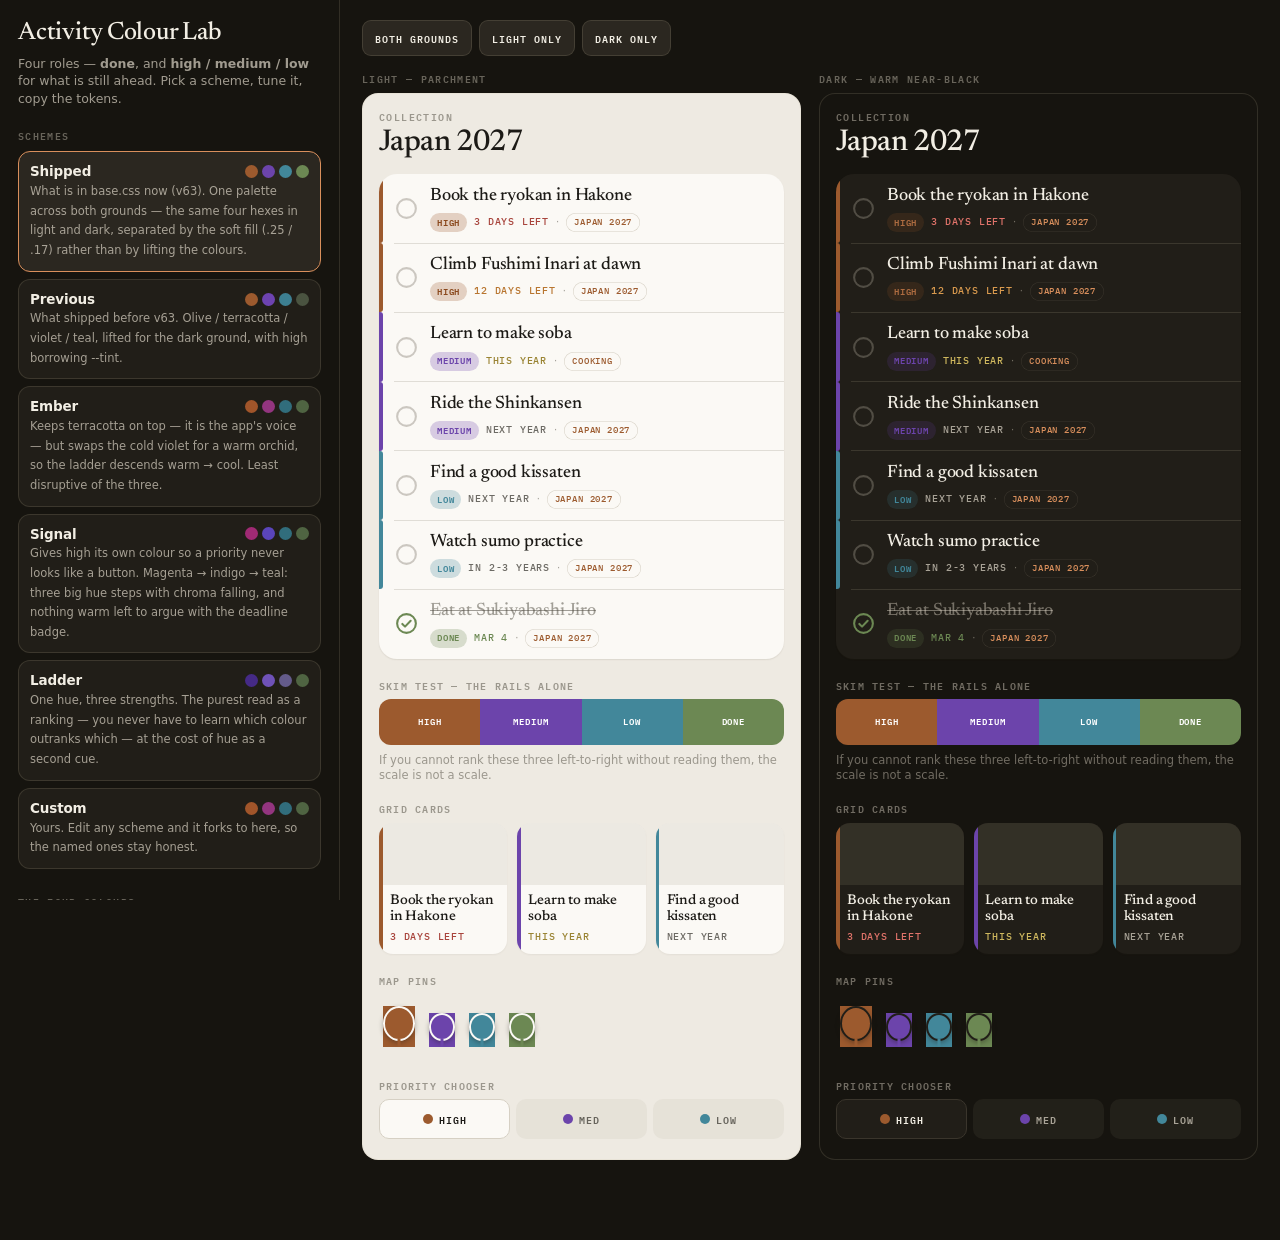
<file: color-lab.html>
<!doctype html>
<html lang="en">
<head>
<meta charset="utf-8">
<meta name="viewport" content="width=device-width, initial-scale=1">
<title>Activity Colour Lab — Someday We'll Die</title>
<link rel="preconnect" href="https://fonts.googleapis.com">
<link rel="preconnect" href="https://fonts.gstatic.com" crossorigin>
<link href="https://fonts.googleapis.com/css2?family=Newsreader:opsz,wght@6..72,400;6..72,500;6..72,600&family=IBM+Plex+Mono:wght@400;500;600&display=swap" rel="stylesheet">
<style>
/* ============================================================
   COLOUR LAB — a bench for the four activity colours.
   Standalone: not part of the app, not in sw.js, not linked from
   index.html. Open it directly in a browser.

   It renders the real components at real size (10px mono capsules,
   3.5px rails, 17px serif names) on both grounds at once, because
   that is the only honest way to judge a 4-colour scale.
   ============================================================ */

* , *::before, *::after { box-sizing: border-box; margin: 0; padding: 0; }

:root {
  --serif: 'Newsreader', ui-serif, 'New York', Georgia, serif;
  --sans: -apple-system, BlinkMacSystemFont, 'SF Pro Text', 'Segoe UI', system-ui, Roboto, sans-serif;
  --mono: 'IBM Plex Mono', ui-monospace, SFMono-Regular, Menlo, monospace;
  --ui-bg: #16140f;
  --ui-panel: #211e18;
  --ui-panel-2: #2b2720;
  --ui-line: rgba(200,186,158,.16);
  --ui-ink: #f2eee4;
  --ui-ink-2: rgba(233,226,211,.66);
  --ui-ink-3: rgba(220,212,196,.42);
  --ui-accent: #d98f5c;
}

body {
  font-family: var(--sans);
  background: var(--ui-bg);
  color: var(--ui-ink);
  font-size: 14px; line-height: 1.4;
  -webkit-font-smoothing: antialiased;
}

/* ---------- shell ---------- */
.wrap { display: grid; grid-template-columns: 340px minmax(0,1fr); min-height: 100vh; }
@media (max-width: 900px) { .wrap { grid-template-columns: 1fr; } }

.side {
  border-right: 1px solid var(--ui-line);
  padding: 20px 18px 60px;
  position: sticky; top: 0; align-self: start; max-height: 100vh; overflow-y: auto;
}
@media (max-width: 900px) { .side { position: static; max-height: none; border-right: none; border-bottom: 1px solid var(--ui-line); } }

.main { padding: 20px 22px 80px; min-width: 0; }

h1 { font-family: var(--serif); font-size: 25px; font-weight: 500; letter-spacing: -.01em; line-height: 1.1; }
.lede { color: var(--ui-ink-2); font-size: 12.5px; margin-top: 7px; }

.eyebrow {
  font-family: var(--mono); font-size: 9.5px; font-weight: 600;
  letter-spacing: .14em; text-transform: uppercase; color: var(--ui-ink-3);
  margin: 26px 0 9px;
}
.side .eyebrow:first-of-type { margin-top: 22px; }

/* ---------- scheme list ---------- */
.schemes { display: flex; flex-direction: column; gap: 7px; }
.scheme {
  display: block; width: 100%; text-align: left; cursor: pointer;
  background: var(--ui-panel); border: 1px solid var(--ui-line);
  border-radius: 12px; padding: 10px 11px 11px; color: inherit;
  font: inherit; transition: border-color .15s, background .15s;
}
.scheme:hover { background: var(--ui-panel-2); }
.scheme[aria-pressed="true"] { border-color: var(--ui-accent); background: var(--ui-panel-2); }
.scheme-top { display: flex; align-items: center; justify-content: space-between; gap: 8px; }
.scheme-name { font-weight: 600; font-size: 13.5px; letter-spacing: -.01em; }
.scheme-dots { display: flex; gap: 4px; flex: 0 0 auto; }
.scheme-dots i { width: 13px; height: 13px; border-radius: 50%; display: block; }
.scheme-why { color: var(--ui-ink-2); font-size: 11.5px; margin-top: 5px; line-height: 1.35; }

/* ---------- editors ---------- */
.edit { display: flex; flex-direction: column; gap: 8px; }
.role {
  background: var(--ui-panel); border: 1px solid var(--ui-line);
  border-radius: 12px; padding: 9px 10px;
}
.role-head {
  display: flex; align-items: baseline; justify-content: space-between; gap: 8px;
  font-family: var(--mono); font-size: 9.5px; font-weight: 600;
  letter-spacing: .12em; text-transform: uppercase; color: var(--ui-ink-2);
  margin-bottom: 8px;
}
.role-head b { color: var(--ui-ink); font-weight: 600; }
.role-grid { display: grid; grid-template-columns: 1fr 1fr; gap: 8px; }
.pick { display: flex; align-items: center; gap: 6px; }
.pick input[type=color] {
  width: 30px; height: 30px; padding: 0; border: 1px solid var(--ui-line);
  border-radius: 8px; background: none; cursor: pointer; flex: 0 0 auto;
}
.pick input[type=color]::-webkit-color-swatch-wrapper { padding: 2px; }
.pick input[type=color]::-webkit-color-swatch { border: none; border-radius: 6px; }
.pick input[type=text] {
  width: 100%; min-width: 0; background: var(--ui-bg); color: var(--ui-ink);
  border: 1px solid var(--ui-line); border-radius: 8px;
  font-family: var(--mono); font-size: 11px; padding: 6px 7px; text-transform: uppercase;
}
.pick input[type=text]:focus { outline: none; border-color: var(--ui-accent); }
.mode-tag {
  font-family: var(--mono); font-size: 8.5px; letter-spacing: .1em;
  text-transform: uppercase; color: var(--ui-ink-3); margin-bottom: 4px; display: block;
}

.ratio { display: flex; gap: 5px; margin-top: 7px; flex-wrap: wrap; }
.ratio span {
  font-family: var(--mono); font-size: 9px; letter-spacing: .06em;
  padding: 2px 6px; border-radius: 20px; border: 1px solid var(--ui-line);
  color: var(--ui-ink-2);
}
.ratio span.ok { color: #9db184; border-color: rgba(157,177,132,.4); }
.ratio span.warn { color: #d99a4e; border-color: rgba(217,154,78,.4); }
.ratio span.bad { color: #e0736a; border-color: rgba(224,115,106,.45); }

.slider { display: flex; align-items: center; gap: 9px; }
.slider input { flex: 1; accent-color: var(--ui-accent); }
.slider output { font-family: var(--mono); font-size: 11px; color: var(--ui-ink-2); width: 34px; text-align: right; }

.btnrow { display: flex; gap: 7px; flex-wrap: wrap; margin-top: 12px; }
.btn {
  font-family: var(--mono); font-size: 10px; font-weight: 600; letter-spacing: .1em;
  text-transform: uppercase; padding: 8px 12px; border-radius: 9px; cursor: pointer;
  background: var(--ui-panel-2); border: 1px solid var(--ui-line); color: var(--ui-ink);
}
.btn:hover { border-color: var(--ui-accent); }
.btn.pri { background: var(--ui-accent); border-color: var(--ui-accent); color: #16140f; }

textarea.out {
  width: 100%; height: 260px; margin-top: 10px; resize: vertical;
  background: var(--ui-bg); color: var(--ui-ink-2); border: 1px solid var(--ui-line);
  border-radius: 10px; padding: 10px; font-family: var(--mono); font-size: 10.5px; line-height: 1.55;
}
textarea.out:focus { outline: none; border-color: var(--ui-accent); }

/* ---------- preview stages ---------- */
.stages { display: grid; grid-template-columns: 1fr 1fr; gap: 18px; }
@media (max-width: 1180px) { .stages { grid-template-columns: 1fr; } }
.stages.one { grid-template-columns: minmax(0, 460px); }

.stage-wrap { min-width: 0; }
.stage-label {
  font-family: var(--mono); font-size: 9.5px; font-weight: 600; letter-spacing: .14em;
  text-transform: uppercase; color: var(--ui-ink-3); margin-bottom: 8px;
}

/* Everything below is a faithful copy of the app's own component CSS,
   reading the same token names, so what you judge here is what ships. */
.stage {
  border-radius: 16px; overflow: hidden; border: 1px solid var(--ui-line);
  background: var(--bg); color: var(--label);
  font-family: var(--sans); font-size: 17px; line-height: 1.29; letter-spacing: -.01em;
  padding: 16px 16px 20px;
}
.stage .t-eyebrow {
  font-family: var(--mono); font-size: 10px; font-weight: 600;
  letter-spacing: .14em; text-transform: uppercase; color: var(--label-3);
}
.stage h2 {
  font-family: var(--serif); font-size: 30px; font-weight: 500;
  letter-spacing: -.02em; line-height: 1.06; margin: 5px 0 14px;
}
.sec { margin-top: 20px; }
.sec-head {
  font-family: var(--mono); font-size: 9.5px; font-weight: 600; letter-spacing: .13em;
  text-transform: uppercase; color: var(--label-3); margin-bottom: 8px;
}

.act-group {
  background: var(--bg-elevated); border-radius: 18px; overflow: hidden;
  box-shadow: 0 1px 2px rgba(60,48,32,.06), 0 1px 1px rgba(60,48,32,.04);
}
.act-row {
  position: relative; display: flex; align-items: center; gap: 11px;
  padding: 11px 13px 11px 15px; min-height: 62px;
}
.act-row:not(:last-child)::after {
  content: ''; position: absolute; left: 15px; right: 0; bottom: 0; height: .5px;
  background: var(--separator);
}
.act-check { flex: 0 0 auto; color: var(--label-4); display: flex; }
.act-check svg { width: 25px; height: 25px; }
.act-row.done .act-check { color: var(--green); }
.act-main { flex: 1; min-width: 0; }
.act-name {
  font-family: var(--serif); font-size: 18px; font-weight: 500; letter-spacing: -.01em;
  white-space: nowrap; overflow: hidden; text-overflow: ellipsis;
}
.act-row.done .act-name { color: var(--label-3); text-decoration: line-through; }
.act-meta {
  display: flex; align-items: center; gap: 7px; margin-top: 5px;
  min-height: 19px; flex-wrap: nowrap;
}
.badge {
  font-family: var(--mono); font-size: 10px; font-weight: 500; letter-spacing: .08em;
  text-transform: uppercase; white-space: nowrap; flex: 0 0 auto;
}
.badge.b-urgent   { color: var(--red); }
.badge.b-soon     { color: var(--orange); }
.badge.b-moderate { color: var(--yellow); }
.badge.b-relaxed  { color: var(--label-2); }
.badge.b-done     { color: var(--green); }
.tag {
  display: inline-flex; align-items: center; flex: 0 0 auto;
  height: 19px; padding: 0 7px; border-radius: 11px;
  font-family: var(--mono); font-size: 9px; font-weight: 600;
  letter-spacing: .09em; text-transform: uppercase;
}
.tag-high   { background: var(--tint-soft);   color: var(--tint-strong); }
.tag-medium { background: var(--violet-soft); color: var(--violet); }
.tag-low    { background: var(--slate-soft);  color: var(--slate); }
.tag-done   { background: var(--green-soft);  color: var(--green); }
.list-chip {
  flex: 0 1 auto; display: block; min-width: 0; max-width: 100%;
  height: 19px; line-height: 18px; padding: 0 8px; border-radius: 9.5px;
  box-shadow: inset 0 0 0 .5px var(--separator-solid);
  font-family: var(--mono); font-size: 9px; font-weight: 500;
  letter-spacing: .09em; text-transform: uppercase; color: var(--tint);
  overflow: hidden; text-overflow: ellipsis; white-space: nowrap;
}
.dot { color: var(--label-3); font-size: 10px; }

.pri-high::before, .pri-medium::before, .pri-low::before {
  content: ''; position: absolute; left: 0; top: 0; bottom: 0;
  width: 3.5px; z-index: 2; border-radius: 0 3px 3px 0;
}
.pri-high::before   { background: var(--pri-high); }
.pri-medium::before { background: var(--violet); }
.pri-low::before    { background: var(--slate); }

/* grid cards */
.cards { display: grid; grid-template-columns: repeat(3, 1fr); gap: 10px; }
.act-card {
  position: relative; background: var(--bg-elevated); border-radius: 14px;
  overflow: hidden; box-shadow: 0 1px 2px rgba(60,48,32,.06);
}
.act-card .ph { height: 62px; background: var(--fill-3); }
.act-card .bd { padding: 8px 9px 10px 11px; }
.act-card .nm {
  font-family: var(--serif); font-size: 14px; font-weight: 500; line-height: 1.15;
  height: 32px; overflow: hidden;
}
.act-card .mt { margin-top: 6px; display: flex; }

/* map pins */
.pins { display: flex; align-items: flex-end; gap: 14px; padding: 12px 4px; }
.pin { position: relative; width: 26px; height: 34px; }
.pin i {
  position: absolute; inset: 0 0 6px 0; border-radius: 50%;
  box-shadow: 0 2px 5px rgba(30,24,16,.35); border: 2.5px solid var(--bg-elevated);
}
.pin.big { width: 32px; height: 41px; }
.pin::after {
  content: ''; position: absolute; left: 50%; bottom: 0; width: 3px; height: 8px;
  transform: translateX(-50%); background: inherit;
}

/* priority chooser */
.seg-pri { display: flex; gap: 6px; }
.seg-pri button {
  flex: 1; display: flex; align-items: center; justify-content: center; gap: 6px;
  height: 40px; border-radius: 10px; background: var(--fill-4);
  border: 1px solid transparent; cursor: pointer; color: var(--label-2);
  font-family: var(--mono); font-size: 10px; font-weight: 600;
  letter-spacing: .1em; text-transform: uppercase;
}
.seg-pri button[aria-pressed="true"] { background: var(--bg-elevated); border-color: var(--separator-solid); color: var(--label); }
.pri-swatch { width: 10px; height: 10px; border-radius: 50%; display: block; }
.seg-pri [data-p="high"]   .pri-swatch { background: var(--pri-high); }
.seg-pri [data-p="medium"] .pri-swatch { background: var(--violet); }
.seg-pri [data-p="low"]    .pri-swatch { background: var(--slate); }

/* skim strip — the three rails alone, nothing else */
.skim { display: flex; gap: 0; border-radius: 12px; overflow: hidden; }
.skim div { flex: 1; height: 46px; display: flex; align-items: center; justify-content: center;
  font-family: var(--mono); font-size: 9px; font-weight: 600; letter-spacing: .1em;
  text-transform: uppercase; color: #fff; }
.note { color: var(--label-3); font-size: 11.5px; margin-top: 8px; font-family: var(--sans); letter-spacing: 0; }
</style>
</head>
<body>
<div class="wrap">

  <aside class="side">
    <h1>Activity Colour Lab</h1>
    <p class="lede">Four roles — <b>done</b>, and <b>high / medium / low</b> for what is still ahead. Pick a scheme, tune it, copy the tokens.</p>

    <div class="eyebrow">Schemes</div>
    <div class="schemes" id="schemes"></div>

    <div class="eyebrow">The four colours</div>
    <div class="edit" id="edit"></div>

    <div class="eyebrow">Soft fill strength</div>
    <div class="slider">
      <input type="range" id="alphaL" min="6" max="34" value="25">
      <output id="alphaLOut">.25</output>
    </div>
    <div class="slider" style="margin-top:6px">
      <input type="range" id="alphaD" min="8" max="36" value="17">
      <output id="alphaDOut">.17</output>
    </div>
    <p class="note" style="margin-top:6px;color:var(--ui-ink-3)">Capsule fill alpha — light, then dark.</p>

    <div class="eyebrow">Tokens</div>
    <div class="btnrow">
      <button class="btn pri" id="copy">Copy CSS</button>
      <button class="btn" id="reset">Reset scheme</button>
    </div>
    <textarea class="out" id="out" spellcheck="false"></textarea>
  </aside>

  <main class="main">
    <div class="btnrow" style="margin:0 0 16px">
      <button class="btn" data-view="both" aria-pressed="true">Both grounds</button>
      <button class="btn" data-view="light" aria-pressed="false">Light only</button>
      <button class="btn" data-view="dark" aria-pressed="false">Dark only</button>
    </div>
    <div class="stages" id="stages">
      <div class="stage-wrap" data-mode="light">
        <div class="stage-label">Light — parchment</div>
        <div class="stage" id="stageL"></div>
      </div>
      <div class="stage-wrap" data-mode="dark">
        <div class="stage-label">Dark — warm near-black</div>
        <div class="stage" id="stageD"></div>
      </div>
    </div>
  </main>
</div>

<script>
/* ============================================================
   SCHEMES
   Each is a thesis, not a palette. The constraints they all work
   inside, taken from the app:
     - green is completion and nothing else;
     - no red, orange or yellow on a priority, because the deadline
       badge sits immediately beside it and an overdue activity and
       an important one are different claims on your attention;
     - the three steps must read as a RANKING at 10px, which needs
       separation on hue AND chroma, not hue alone.
   ============================================================ */
const SCHEMES = {
  current: {
    name: 'Shipped',
    why: 'What is in base.css now (v63). One palette across both grounds \u2014 the same four hexes in light and dark, separated by the soft fill (.25 / .17) rather than by lifting the colours.',
    light: { done:'#6c8853', high:'#9c5a2e', medium:'#6c44ab', low:'#42879a' },
    dark:  { done:'#6c8853', high:'#9c5a2e', medium:'#6c44ab', low:'#42879a' }
  },
  previous: {
    name: 'Previous',
    why: 'What shipped before v63. Olive / terracotta / violet / teal, lifted for the dark ground, with high borrowing --tint.',
    light: { done:'#4a5340', high:'#9c5a2e', medium:'#6d43b0', low:'#3d7f91' },
    dark:  { done:'#9db184', high:'#d98f5c', medium:'#b78ff5', low:'#63b6cb' }
  },
  ember: {
    name: 'Ember',
    why: 'Keeps terracotta on top \u2014 it is the app\'s voice \u2014 but swaps the cold violet for a warm orchid, so the ladder descends warm \u2192 cool. Least disruptive of the three.',
    light: { done:'#4f6442', high:'#a1552a', medium:'#93357f', low:'#316d7c' },
    dark:  { done:'#a7bd8b', high:'#e0955f', medium:'#e28ac9', low:'#6fc0d2' }
  },
  signal: {
    name: 'Signal',
    why: 'Gives high its own colour so a priority never looks like a button. Magenta \u2192 indigo \u2192 teal: three big hue steps with chroma falling, and nothing warm left to argue with the deadline badge.',
    light: { done:'#4f6442', high:'#a02a74', medium:'#5a45bb', low:'#316d7c' },
    dark:  { done:'#a3ba88', high:'#f078bd', medium:'#9b8cf5', low:'#63b6cb' }
  },
  ladder: {
    name: 'Ladder',
    why: 'One hue, three strengths. The purest read as a ranking \u2014 you never have to learn which colour outranks which \u2014 at the cost of hue as a second cue.',
    light: { done:'#4f6442', high:'#452a86', medium:'#6f52b8', low:'#645b8a' },
    dark:  { done:'#a3ba88', high:'#cbaaff', medium:'#a98fea', low:'#9a8ec6' }
  },
  custom: {
    name: 'Custom',
    why: 'Yours. Edit any scheme and it forks to here, so the named ones stay honest.',
    light: { done:'#4f6442', high:'#a1552a', medium:'#93357f', low:'#316d7c' },
    dark:  { done:'#a7bd8b', high:'#e0955f', medium:'#e28ac9', low:'#6fc0d2' }
  }
};
const ROLES = [
  { key:'done',   label:'Done',   token:'--green' },
  { key:'high',   label:'High',   token:'--pri-high' },
  { key:'medium', label:'Medium', token:'--violet' },
  { key:'low',    label:'Low',    token:'--slate' }
];

/* The grounds these colours have to survive on, straight from base.css. */
const GROUND = {
  light: {
    bg:'#eeeae2', 'bg-elevated':'#fbf9f5', 'fill-3':'rgba(122,112,92,.12)', 'fill-4':'rgba(122,112,92,.07)',
    label:'#1c1a16', 'label-2':'rgba(58,55,48,.74)', 'label-3':'rgba(78,74,64,.52)', 'label-4':'rgba(110,104,92,.34)',
    separator:'rgba(120,110,92,.20)', 'separator-solid':'#d6d0c4',
    tint:'#9c5a2e', red:'#a8443c', orange:'#b8752f', yellow:'#9a8433'
  },
  dark: {
    bg:'#16140f', 'bg-elevated':'#211e18', 'fill-3':'rgba(200,186,158,.11)', 'fill-4':'rgba(200,186,158,.07)',
    label:'#f2eee4', 'label-2':'rgba(233,226,211,.68)', 'label-3':'rgba(220,212,196,.46)', 'label-4':'rgba(210,200,182,.28)',
    separator:'rgba(200,186,158,.16)', 'separator-solid':'#3a352c',
    tint:'#d98f5c', red:'#e0736a', orange:'#d99a4e', yellow:'#cfb85e'
  }
};

// #ember / #signal / #ladder / #current in the URL opens straight into one,
// which is the cheapest way to flip between them side by side in two tabs.
let active = SCHEMES[location.hash.slice(1)] ? location.hash.slice(1) : 'current';
let alpha = { light: .25, dark: .17 };
const $ = id => document.getElementById(id);

/* ---------- colour maths ---------- */
const hex2rgb = h => {
  h = h.replace('#','');
  if (h.length === 3) h = h.split('').map(c=>c+c).join('');
  const n = parseInt(h,16);
  return [ (n>>16)&255, (n>>8)&255, n&255 ];
};
const rgb2hex = ([r,g,b]) => '#' + [r,g,b].map(v=>Math.round(v).toString(16).padStart(2,'0')).join('');
const lum = ([r,g,b]) => {
  const f = v => { v/=255; return v <= .03928 ? v/12.92 : Math.pow((v+.055)/1.055, 2.4); };
  return .2126*f(r) + .7152*f(g) + .0722*f(b);
};
const contrast = (a, b) => {
  const [x,y] = [lum(a), lum(b)].sort((p,q)=>q-p);
  return (x + .05) / (y + .05);
};
const over = (fg, a, bg) => fg.map((v,i) => v*a + bg[i]*(1-a));   // composite a translucent fill
const soft = (hex, a) => { const [r,g,b] = hex2rgb(hex); return `rgba(${r},${g},${b},${a})`; };
const isHex = s => /^#?[0-9a-f]{6}$/i.test(s.trim());

/* Push a hex a little darker/lighter, for the --tint-strong equivalent. */
function shift(hex, amt) {
  return rgb2hex(hex2rgb(hex).map(v => Math.max(0, Math.min(255, v + amt))));
}

/* ---------- rendering ---------- */
function vars(mode) {
  const s = SCHEMES[active][mode];
  const g = GROUND[mode];
  const a = alpha[mode];
  const strong = mode === 'light' ? shift(s.high, -18) : shift(s.high, 18);
  const out = { ...g };
  out['green']  = s.done;
  out['pri-high'] = s.high;
  out['violet'] = s.medium;
  out['slate']  = s.low;
  out['tint-strong'] = strong;
  out['green-soft']  = soft(s.done,   a);
  out['tint-soft']   = soft(s.high,   a);
  out['violet-soft'] = soft(s.medium, a);
  out['slate-soft']  = soft(s.low,    a);
  return out;
}

const CHECK_EMPTY = '<svg viewBox="0 0 24 24" fill="none" stroke="currentColor" stroke-width="2"><circle cx="12" cy="12" r="9"/></svg>';
const CHECK_DONE  = '<svg viewBox="0 0 24 24" fill="none" stroke="currentColor" stroke-width="2"><circle cx="12" cy="12" r="9"/><path d="M8 12.4l2.6 2.6L16 9.4" stroke-linecap="round" stroke-linejoin="round"/></svg>';

function row(name, pri, badge, badgeCls, chip, done) {
  const priTag = done ? '' :
    `<span class="tag tag-${pri}">${pri}</span>`;
  return `
    <div class="act-row ${done ? 'done' : 'pri-'+pri}">
      <span class="act-check">${done ? CHECK_DONE : CHECK_EMPTY}</span>
      <div class="act-main">
        <div class="act-name">${name}</div>
        <div class="act-meta">
          ${done ? '<span class="tag tag-done">Done</span>' : priTag}
          <span class="badge ${badgeCls}">${badge}</span>
          <span class="dot">·</span>
          <span class="list-chip">${chip}</span>
        </div>
      </div>
    </div>`;
}

function stageHTML() {
  return `
    <div class="t-eyebrow">Collection</div>
    <h2>Japan 2027</h2>

    <div class="act-group">
      ${row('Book the ryokan in Hakone','high','3 days left','b-urgent','Japan 2027',false)}
      ${row('Climb Fushimi Inari at dawn','high','12 days left','b-soon','Japan 2027',false)}
      ${row('Learn to make soba','medium','This year','b-moderate','Cooking',false)}
      ${row('Ride the Shinkansen','medium','Next year','b-relaxed','Japan 2027',false)}
      ${row('Find a good kissaten','low','Next year','b-relaxed','Japan 2027',false)}
      ${row('Watch sumo practice','low','In 2-3 years','b-relaxed','Japan 2027',false)}
      ${row('Eat at Sukiyabashi Jiro','high','Mar 4','b-done','Japan 2027',true)}
    </div>

    <div class="sec">
      <div class="sec-head">Skim test — the rails alone</div>
      <div class="skim">
        <div style="background:var(--pri-high)">High</div>
        <div style="background:var(--violet)">Medium</div>
        <div style="background:var(--slate)">Low</div>
        <div style="background:var(--green)">Done</div>
      </div>
      <p class="note">If you cannot rank these three left-to-right without reading them, the scale is not a scale.</p>
    </div>

    <div class="sec">
      <div class="sec-head">Grid cards</div>
      <div class="cards">
        <div class="act-card pri-high"><div class="ph"></div><div class="bd"><div class="nm">Book the ryokan in Hakone</div><div class="mt"><span class="badge b-urgent">3 days left</span></div></div></div>
        <div class="act-card pri-medium"><div class="ph"></div><div class="bd"><div class="nm">Learn to make soba</div><div class="mt"><span class="badge b-moderate">This year</span></div></div></div>
        <div class="act-card pri-low"><div class="ph"></div><div class="bd"><div class="nm">Find a good kissaten</div><div class="mt"><span class="badge b-relaxed">Next year</span></div></div></div>
      </div>
    </div>

    <div class="sec">
      <div class="sec-head">Map pins</div>
      <div class="pins">
        <span class="pin big" style="background:var(--pri-high)"><i style="background:var(--pri-high)"></i></span>
        <span class="pin" style="background:var(--violet)"><i style="background:var(--violet)"></i></span>
        <span class="pin" style="background:var(--slate)"><i style="background:var(--slate)"></i></span>
        <span class="pin" style="background:var(--green)"><i style="background:var(--green)"></i></span>
      </div>
    </div>

    <div class="sec">
      <div class="sec-head">Priority chooser</div>
      <div class="seg-pri">
        <button data-p="high" aria-pressed="true"><span class="pri-swatch"></span>High</button>
        <button data-p="medium"><span class="pri-swatch"></span>Med</button>
        <button data-p="low"><span class="pri-swatch"></span>Low</button>
      </div>
    </div>
  `;
}

function paint() {
  ['light','dark'].forEach(mode => {
    const el = mode === 'light' ? $('stageL') : $('stageD');
    const v = vars(mode);
    Object.entries(v).forEach(([k,val]) => el.style.setProperty('--'+k, val));
    el.style.setProperty('--tint', v.tint);
    if (!el.dataset.built) { el.innerHTML = stageHTML(); el.dataset.built = '1'; }
  });
  renderEditors();
  renderSchemeList();
  writeOut();
}

/* ---------- side panel ---------- */
function renderSchemeList() {
  const host = $('schemes');
  host.innerHTML = Object.entries(SCHEMES).map(([k,s]) => `
    <button class="scheme" data-s="${k}" aria-pressed="${k===active}">
      <span class="scheme-top">
        <span class="scheme-name">${s.name}</span>
        <span class="scheme-dots">
          <i style="background:${s.light.high}"></i>
          <i style="background:${s.light.medium}"></i>
          <i style="background:${s.light.low}"></i>
          <i style="background:${s.light.done}"></i>
        </span>
      </span>
      <span class="scheme-why">${s.why}</span>
    </button>`).join('');
  host.querySelectorAll('.scheme').forEach(b => b.onclick = () => {
    active = b.dataset.s; history.replaceState(null, '', '#' + active); paint();
  });
}

function ratioPills(mode, role) {
  const s = SCHEMES[active][mode], g = GROUND[mode], a = alpha[mode];
  const base = hex2rgb(s[role]);
  const card = hex2rgb(g['bg-elevated']);
  const fill = over(base, a, card);
  const strongHex = role === 'high' ? (mode==='light'? shift(s.high,-18) : shift(s.high,18)) : s[role];
  const text = contrast(hex2rgb(strongHex), fill);       // capsule text on its own soft fill
  const rail = contrast(base, card);                     // rail against the row it sits on
  const cls = v => v >= 4.5 ? 'ok' : v >= 3 ? 'warn' : 'bad';
  return `<span class="${cls(text)}">capsule ${text.toFixed(1)}</span>
          <span class="${rail>=3?'ok':rail>=1.9?'warn':'bad'}">rail ${rail.toFixed(1)}</span>`;
}

function renderEditors() {
  const host = $('edit');
  host.innerHTML = ROLES.map(r => `
    <div class="role">
      <div class="role-head"><b>${r.label}</b><span>${r.token}</span></div>
      <div class="role-grid">
        <div>
          <span class="mode-tag">Light</span>
          <div class="pick">
            <input type="color" data-m="light" data-r="${r.key}" value="${SCHEMES[active].light[r.key]}">
            <input type="text" data-m="light" data-r="${r.key}" value="${SCHEMES[active].light[r.key]}">
          </div>
        </div>
        <div>
          <span class="mode-tag">Dark</span>
          <div class="pick">
            <input type="color" data-m="dark" data-r="${r.key}" value="${SCHEMES[active].dark[r.key]}">
            <input type="text" data-m="dark" data-r="${r.key}" value="${SCHEMES[active].dark[r.key]}">
          </div>
        </div>
      </div>
      <div class="ratio">${ratioPills('light', r.key)}${ratioPills('dark', r.key)}</div>
    </div>`).join('');

  host.querySelectorAll('input').forEach(inp => {
    inp.addEventListener('input', e => {
      const val = e.target.value;
      if (!isHex(val)) return;
      const hex = (val[0]==='#'? val : '#'+val).toLowerCase();
      // Editing anything forks the scheme into Custom, so the named ones stay honest.
      if (active !== 'custom') {
        SCHEMES.custom.light = { ...SCHEMES[active].light };
        SCHEMES.custom.dark  = { ...SCHEMES[active].dark };
        active = 'custom';
      }
      SCHEMES.custom[e.target.dataset.m][e.target.dataset.r] = hex;
      paint();
    });
  });
}

/* ---------- token output ---------- */
function writeOut() {
  const l = SCHEMES[active].light, d = SCHEMES[active].dark;
  const highIsTint = l.high.toLowerCase() === GROUND.light.tint.toLowerCase()
              && d.high.toLowerCase() === GROUND.dark.tint.toLowerCase();
  const note = highIsTint
    ? `/* High reuses --tint, as today: no extra token needed. */`
    : `/* High has its own colour now, so it needs its own token — --tint\n   must keep meaning "tappable". Add --pri-high below, then repoint\n   four places at it:\n     css/components.css  .tag-high { background: var(--pri-soft); color: var(--pri-high-strong) }\n     css/components.css  .pri-high::before { background: var(--pri-high) }\n     css/components.css  .seg-pri [data-pri="high"] .pri-swatch\n     js/map.js           PRI_VAR high  ->  '--pri-high' */`;

  const block = (m, s) => {
    const a = alpha[m];
    const strong = m==='light' ? shift(s.high,-18) : shift(s.high,18);
    return [
      `  --green:            ${s.done};`,
      `  --pri-high:         ${s.high};`,
      `  --pri-high-strong:  ${strong};`,
      `  --violet:           ${s.medium};   /* medium */`,
      `  --slate:            ${s.low};   /* low */`,
      ``,
      `  --green-soft:       ${soft(s.done,a)};`,
      `  --pri-soft:         ${soft(s.high,a)};`,
      `  --violet-soft:      ${soft(s.medium,a)};`,
      `  --slate-soft:       ${soft(s.low,a)};`
    ].join('\n');
  };

  $('out').value =
`/* ${SCHEMES[active].name} — css/base.css */
${note}

:root {
${block('light', l)}
}

@media (prefers-color-scheme: dark) {
  :root {
${block('dark', d).split('\n').map(x=>x?'  '+x:x).join('\n')}
  }
}`;
}

/* ---------- wiring ---------- */
$('alphaL').addEventListener('input', e => { alpha.light = e.target.value/100; $('alphaLOut').textContent = alpha.light.toFixed(2).slice(1); paint(); });
$('alphaD').addEventListener('input', e => { alpha.dark  = e.target.value/100; $('alphaDOut').textContent = alpha.dark.toFixed(2).slice(1); paint(); });

$('copy').addEventListener('click', async () => {
  await navigator.clipboard.writeText($('out').value);
  $('copy').textContent = 'Copied';
  setTimeout(() => $('copy').textContent = 'Copy CSS', 1200);
});
$('reset').addEventListener('click', () => {
  SCHEMES.custom.light = { ...SCHEMES.ember.light };
  SCHEMES.custom.dark  = { ...SCHEMES.ember.dark };
  active = 'ember'; paint();
});

document.querySelectorAll('[data-view]').forEach(b => b.onclick = () => {
  document.querySelectorAll('[data-view]').forEach(x => x.setAttribute('aria-pressed', x===b));
  const v = b.dataset.view;
  $('stages').classList.toggle('one', v !== 'both');
  document.querySelectorAll('.stage-wrap').forEach(w => {
    w.style.display = (v === 'both' || w.dataset.mode === v) ? '' : 'none';
  });
});

paint();
</script>
</body>
</html>
</file>
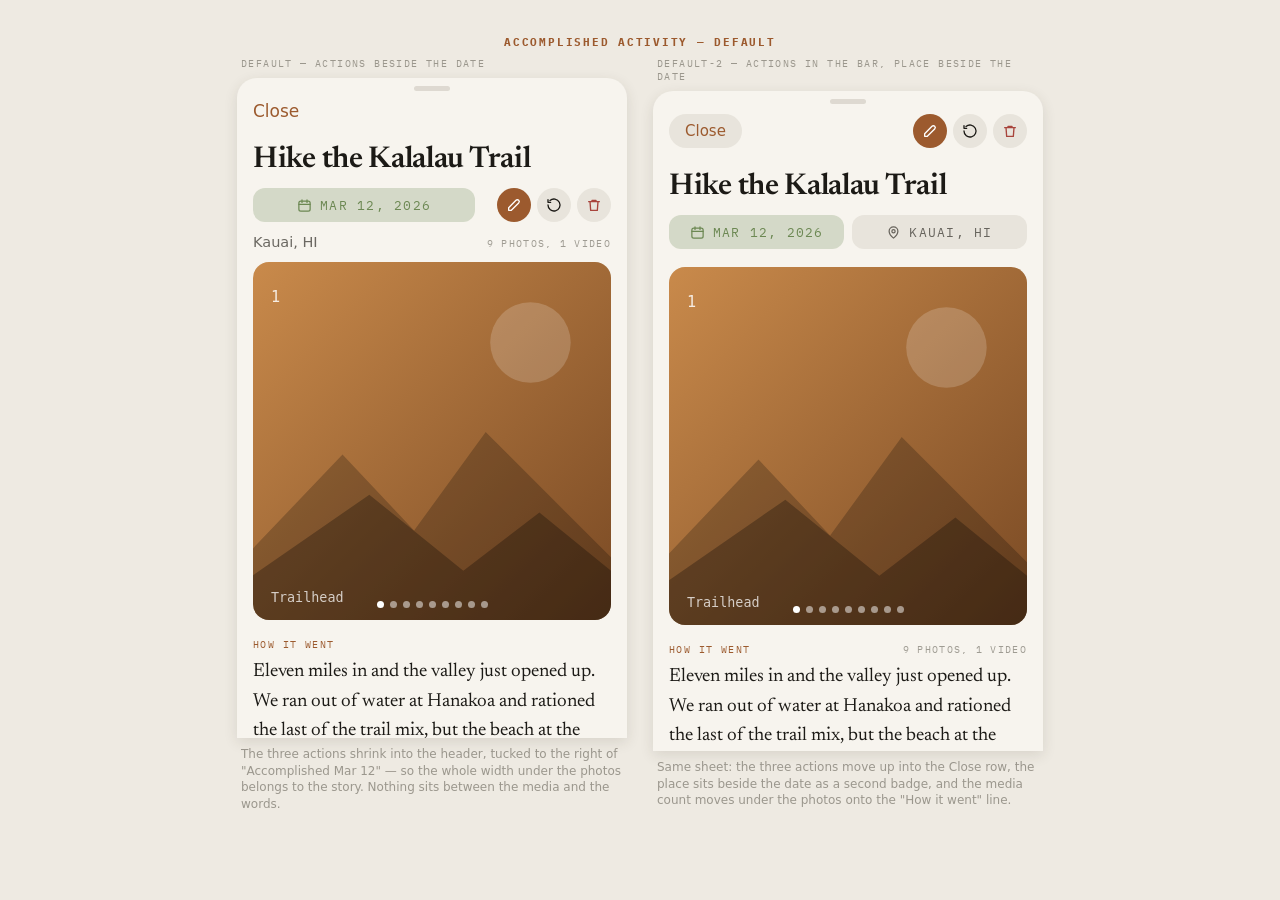
<file: completed-modal-lab.html>
<!doctype html><html><head><meta charset="utf-8"><meta name="viewport" content="width=device-width,initial-scale=1">
<title>Accomplished Modal — Default</title>
<link rel="preconnect" href="https://fonts.googleapis.com"><link rel="preconnect" href="https://fonts.gstatic.com" crossorigin>
<link href="https://fonts.googleapis.com/css2?family=IBM+Plex+Mono:wght@400;500&family=Newsreader:opsz,wght@6..72,400;6..72,600&display=swap" rel="stylesheet">
<style>
:root{
 --serif:'Newsreader',ui-serif,Georgia,serif;
 --sans:-apple-system,BlinkMacSystemFont,'SF Pro Text',system-ui,sans-serif;
 --mono:'IBM Plex Mono',ui-monospace,Menlo,monospace;
 --bg:#eeeae2;--sheet-bg:#f7f4ee;--bg-elevated:#fbf9f5;--fill-3:rgba(122,112,92,.12);
 --label:#1c1a16;--label-2:rgba(58,55,48,.74);--label-3:rgba(78,74,64,.52);
 --separator:rgba(120,110,92,.20);--tint:#9c5a2e;--tint-soft:rgba(156,90,46,.13);
 --green:#6c8853;--red:#a8443c;
 --shadow-md:0 4px 14px rgba(60,50,35,.12);
}
*{box-sizing:border-box}
body{margin:0;background:var(--bg);font-family:var(--sans);color:var(--label);padding:28px 16px 60px}
h1{font-family:var(--mono);font-size:11px;letter-spacing:.16em;text-transform:uppercase;color:var(--tint);text-align:center}
.lab{display:flex;flex-wrap:wrap;gap:26px;justify-content:center;align-items:flex-start}
.col{width:390px}
.opt-label{font-family:var(--mono);font-size:10px;letter-spacing:.14em;text-transform:uppercase;color:var(--label-3);margin:0 0 8px 4px}
.opt-note{font-size:12px;color:var(--label-3);margin:8px 4px 0;line-height:1.4}
.sheet{background:var(--sheet-bg);border-radius:20px 20px 0 0;box-shadow:var(--shadow-md);overflow:hidden;height:660px;display:flex;flex-direction:column}
.grab{width:36px;height:5px;border-radius:3px;background:var(--separator);margin:8px auto 0;flex:none}
.sbar{display:flex;justify-content:space-between;align-items:center;padding:10px 16px 8px;flex:none}
.sbar button{background:none;border:0;font-family:var(--sans);font-size:17px;color:var(--tint);padding:0}
.sbody{flex:1;overflow-y:auto;padding:0 0 20px}
img{display:block;width:100%;height:100%;object-fit:cover}

/* ---- OPTION 9 base ---- */
.pcard{margin:16px 16px 0}
.pcard h2{font-family:var(--serif);font-size:30px;font-weight:600;margin:0;line-height:1.05;letter-spacing:-.01em}
.pcard .psub{font-family:var(--sans);font-size:16px;color:var(--label-3);margin:4px 0 0}
.pstage{position:relative;margin:18px 0 0;border-radius:16px;overflow:hidden;background:var(--fill-3);aspect-ratio:1}
.pstage .slide{position:absolute;inset:0;opacity:0;transition:opacity .5s ease}
.pstage .slide.on{opacity:1}
.pdots{position:absolute;left:0;right:0;bottom:12px;display:flex;gap:6px;justify-content:center;z-index:2}
.pdots i{width:7px;height:7px;border-radius:50%;background:rgba(255,255,255,.5)}
.pdots i.on{background:#fff}
.pfoot{display:flex;align-items:center;gap:10px;margin:16px 0 0}
.pfoot .pmeta{flex:1;min-width:0;font-family:var(--sans);font-size:14.5px;line-height:1.32;color:var(--label-2)}
.pfoot .pbtns{flex:none;display:flex;gap:8px}
.pfoot .pbtns button{width:40px;height:40px;padding:0;border:0;border-radius:50%;display:flex;align-items:center;
 justify-content:center;cursor:pointer}
.pfoot .pbtns svg{width:18px;height:18px;fill:none;stroke:currentColor;stroke-width:2;stroke-linecap:round;stroke-linejoin:round}
.pfoot .p-e{background:var(--tint);color:#fff}
.pfoot .p-u{background:var(--fill-3);color:var(--label)}
.pfoot .p-d{background:var(--fill-3);color:var(--red)}

/* ---- 9b: actions ride beside the date, the note owns the floor ---- */
.hd-b{display:flex;align-items:center;gap:8px;margin:12px 0 0}
.hd-b .dbadge{flex:1;min-width:0;margin-right:14px;height:34px;display:flex;align-items:center;justify-content:center;gap:8px;
 border-radius:12px;background:rgba(108,136,83,.25);color:var(--green);
 font-family:var(--mono);font-size:12.5px;letter-spacing:.1em;text-transform:uppercase;white-space:nowrap;overflow:hidden}
.hd-b .dbadge svg{width:15px;height:15px;flex:none;fill:none;stroke:currentColor;stroke-width:2;stroke-linecap:round;stroke-linejoin:round}
.hd-b .hbtns{flex:none;display:flex;gap:6px}
.hd-b .hbtns button{width:34px;height:34px;padding:0;border:0;border-radius:50%;display:flex;align-items:center;justify-content:center;cursor:pointer}
.hd-b .hbtns svg{width:16px;height:16px;fill:none;stroke:currentColor;stroke-width:2;stroke-linecap:round;stroke-linejoin:round}
.hd-b .p-e{background:var(--tint);color:#fff}
.hd-b .p-u{background:var(--fill-3);color:var(--label)}
.hd-b .p-d{background:var(--fill-3);color:var(--red)}
.hd-loc{display:flex;align-items:baseline;gap:12px;margin:12px 0 0}
.hd-loc .where{flex:1;min-width:0;font-family:var(--sans);font-size:14.5px;color:var(--label-2);
 white-space:nowrap;overflow:hidden;text-overflow:ellipsis}
.hd-loc + .pstage{margin-top:12px}
.hd-loc .count{flex:none;font-family:var(--mono);font-size:10px;letter-spacing:.13em;text-transform:uppercase;color:var(--label-3)}
.n-b{margin:18px 0 0}
.n-b .eyebrow{font-family:var(--mono);font-size:10px;letter-spacing:.14em;text-transform:uppercase;color:var(--tint);margin:0 0 6px}
.n-b p.t{font-family:var(--serif);font-size:19px;line-height:1.55;margin:0;color:var(--label)}
.n-b .meta{font-family:var(--mono);font-size:10px;letter-spacing:.13em;text-transform:uppercase;color:var(--label-3);margin:14px 0 0}


/* ---- DEFAULT-2 ---- */
.sbar .hbtns{display:flex;gap:6px}
.sbar .closebtn{height:34px;padding:0 16px;border:0;border-radius:17px;background:var(--fill-3);color:var(--tint);
 font-family:var(--sans);font-size:15px;cursor:pointer;display:flex;align-items:center}
.sbar .hbtns button{width:34px;height:34px;padding:0;border:0;border-radius:50%;display:flex;align-items:center;justify-content:center;cursor:pointer}
.sbar .hbtns svg{width:16px;height:16px;fill:none;stroke:currentColor;stroke-width:2;stroke-linecap:round;stroke-linejoin:round}
.sbar .p-e{background:var(--tint);color:#fff}
.sbar .p-u{background:var(--fill-3);color:var(--label)}
.sbar .p-d{background:var(--fill-3);color:var(--red)}
.hd-2{display:flex;align-items:center;gap:8px;margin:12px 0 0}
.hd-2 .dbadge,.hd-2 .lbadge{flex:1;min-width:0;height:34px;display:flex;align-items:center;justify-content:center;gap:8px;
 border-radius:12px;font-family:var(--mono);font-size:12.5px;letter-spacing:.1em;text-transform:uppercase;white-space:nowrap;overflow:hidden;padding:0 10px}
.hd-2 .dbadge{background:rgba(108,136,83,.25);color:var(--green)}
.hd-2 .lbadge{background:var(--fill-3);color:var(--label-2)}
.hd-2 svg{width:15px;height:15px;flex:none;fill:none;stroke:currentColor;stroke-width:2;stroke-linecap:round;stroke-linejoin:round}
.hd-2 .lbadge span{overflow:hidden;text-overflow:ellipsis}
.n-b .nhead{display:flex;align-items:baseline;gap:12px;margin:0 0 6px}
.n-b .nhead .eyebrow{margin:0}
.n-b .nhead .count{margin-left:auto;font-family:var(--mono);font-size:10px;letter-spacing:.13em;text-transform:uppercase;color:var(--label-3)}
</style></head><body>
<h1>Accomplished Activity — Default</h1>
<div class="lab" id="lab"></div>
<script>
const PAL=[['#c98a4b','#7a4a24'],['#6c8853','#324226'],['#4a7f96','#22414f'],['#a8443c','#5c211d'],
 ['#8a72b5','#3f3159'],['#b5a688','#5f5540'],['#3f7d6a','#1c3a31'],['#b8752f','#5e3a13'],['#6b5b8a','#332a45']];
const SC=['Trailhead','Ridgeline','The valley','Camp one','Sunrise','River crossing','Summit','Descent','Last light'];
const P=PAL.map((c,i)=>'data:image/svg+xml;utf8,'+encodeURIComponent(
 `<svg xmlns="http://www.w3.org/2000/svg" width="800" height="800"><defs><linearGradient id="g" x1="0" y1="0" x2="1" y2="1"><stop offset="0" stop-color="${c[0]}"/><stop offset="1" stop-color="${c[1]}"/></linearGradient></defs><rect width="800" height="800" fill="url(#g)"/><circle cx="620" cy="180" r="90" fill="rgba(255,255,255,.18)"/><path d="M0 640 L200 430 L360 600 L520 380 L800 660 L800 800 L0 800Z" fill="rgba(0,0,0,.22)"/><path d="M0 700 L260 520 L470 690 L640 560 L800 690 L800 800 L0 800Z" fill="rgba(0,0,0,.28)"/><text x="40" y="90" font-family="monospace" font-size="34" fill="rgba(255,255,255,.85)">${i+1}</text><text x="40" y="760" font-family="monospace" font-size="30" fill="rgba(255,255,255,.75)">${SC[i]}</text></svg>`));
const NOTE='Eleven miles in and the valley just opened up. We ran out of water at Hanakoa and rationed the last of the trail mix, but the beach at the end was empty except for two goats. Worth every blister.';
const BTNS=`<div class="pbtns">
 <button class="p-e" title="Edit"><svg viewBox="0 0 24 24"><path d="M4 20h4L19 9a2.8 2.8 0 0 0-4-4L4 16v4Z"/></svg></button>
 <button class="p-u" title="Mark not done"><svg viewBox="0 0 24 24"><path d="M3 12a9 9 0 1 0 3-6.7"/><path d="M3 4v4h4"/></svg></button>
 <button class="p-d" title="Delete"><svg viewBox="0 0 24 24"><path d="M4 7h16M9 7V5h6v2M6 7l1 13h10l1-13"/></svg></button>
</div>`;
const FOOT=`<div class="pfoot"><div class="pmeta">Kauai, HI · 11 miles<br>9 photos, 1 video</div>${BTNS}</div>`;

const HBTNS=BTNS.replace('class="pbtns"','class="hbtns"');

const LOCICON='<svg viewBox="0 0 24 24"><path d="M12 21s7-5.5 7-11a7 7 0 1 0-14 0c0 5.5 7 11 7 11Z"/><circle cx="12" cy="10" r="2.6"/></svg>';
const DATEICON='<svg viewBox="0 0 24 24"><rect x="3" y="5" width="18" height="16" rx="3"/><path d="M3 10h18M8 3v4M16 3v4"/></svg>';
const NOTEB=`<div class="n-b"><p class="eyebrow">How it went</p><p class="t">${NOTE}</p></div>`;
const NOTEB2=`<div class="n-b"><div class="nhead"><p class="eyebrow">How it went</p><span class="count">9 photos, 1 video</span></div><p class="t">${NOTE}</p></div>`;

const V=[
 ['DEFAULT','Actions beside the date','The three actions shrink into the header, tucked to the right of "Accomplished Mar 12" — so the whole width under the photos belongs to the story. Nothing sits between the media and the words.',
  {noFoot:true,hdBtns:true,below:NOTEB}],
 ['DEFAULT-2','Actions in the bar, place beside the date','Same sheet: the three actions move up into the Close row, the place sits beside the date as a second badge, and the media count moves under the photos onto the "How it went" line.',
  {noFoot:true,v2:true,below:NOTEB2}]
];

lab.innerHTML=V.map(([id,name,note,o])=>`
<div class="col">
<p class="opt-label">${id} — ${name}</p>
<div class="sheet"><div class="grab"></div>
 <div class="sbar">${o.v2?'<button class="closebtn">Close</button>':'<button>Close</button>'}${o.v2?HBTNS:'<button></button>'}</div>
 <div class="sbody">
  <div class="pcard">
   <h2>Hike the Kalalau Trail</h2>${o.v2?`<div class="hd-2"><span class="dbadge">${DATEICON}Mar 12, 2026</span><span class="lbadge">${LOCICON}<span>Kauai, HI</span></span></div>`:`<div class="hd-b"><span class="dbadge">${DATEICON}Mar 12, 2026</span>${HBTNS}</div><div class="hd-loc"><span class="where">Kauai, HI</span><span class="count">9 photos, 1 video</span></div>`}
   ${o.noStage?'':`<div class="pstage" data-stage="${id}" data-last="${o.lastSlide?1:0}"><div class="pdots"></div></div>`}
   ${o.below||''}
   ${o.noFoot?'':FOOT}
  </div>
 </div></div>
<p class="opt-note">${note}</p>
</div>`).join('');

const img=u=>`<img src="${u}" loading="lazy">`;
document.querySelectorAll('.pstage').forEach(st=>{
 const dots=st.querySelector('.pdots');
 let slides=P.map((u,i)=>`<div class="slide${i?'':' on'}">${img(u)}</div>`);
 if(st.dataset.last==='1') slides.push(`<div class="slide">${img(P[0])}<div class="n-e"><div class="card"><p class="eyebrow">How it went</p><p class="t">${NOTE}</p></div></div></div>`);
 st.insertAdjacentHTML('afterbegin',slides.join(''));
 const N=slides.length;
 dots.innerHTML=slides.map((_,i)=>`<i class="${i?'':'on'}"></i>`).join('');
 let n=0;setInterval(()=>{const s=st.querySelectorAll('.slide'),d=dots.children;
  s[n].classList.remove('on');d[n].classList.remove('on');n=(n+1)%N;
  s[n].classList.add('on');d[n].classList.add('on');},3500);
});
</script></body></html>
</file>
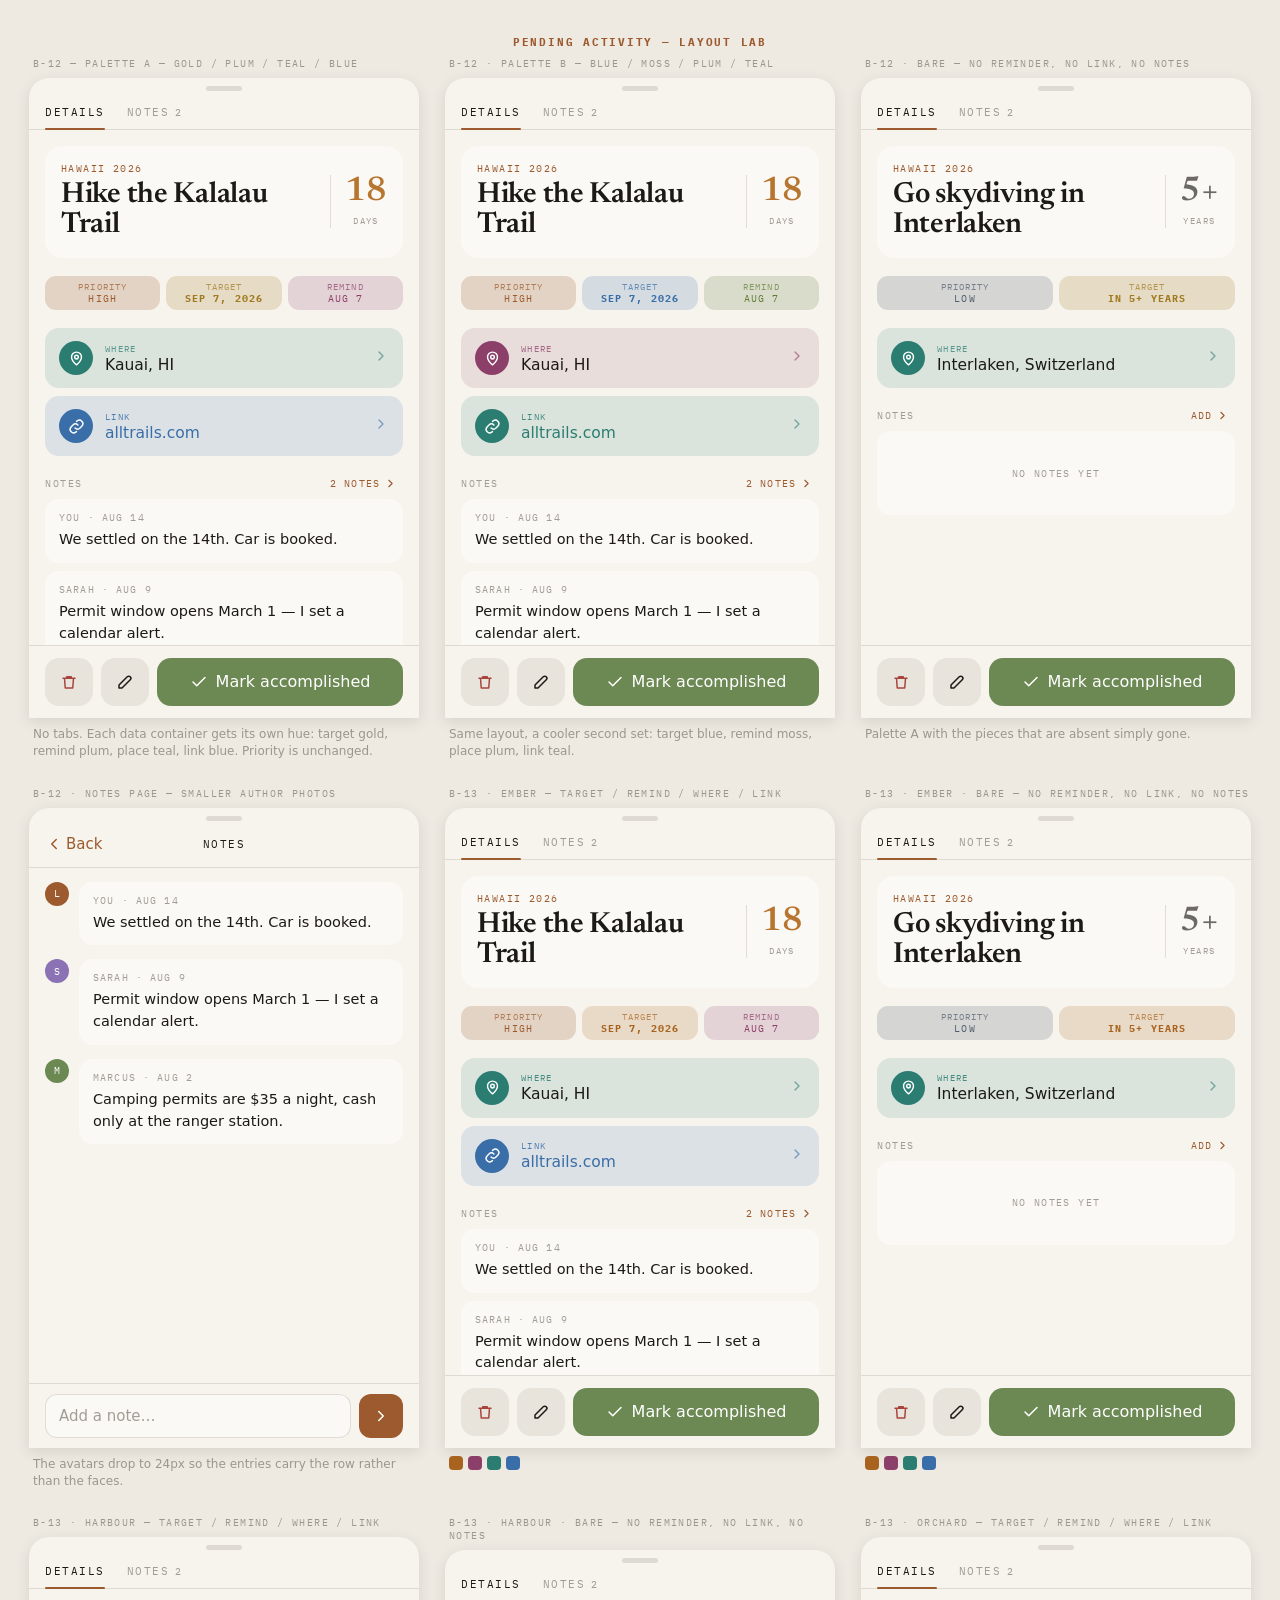
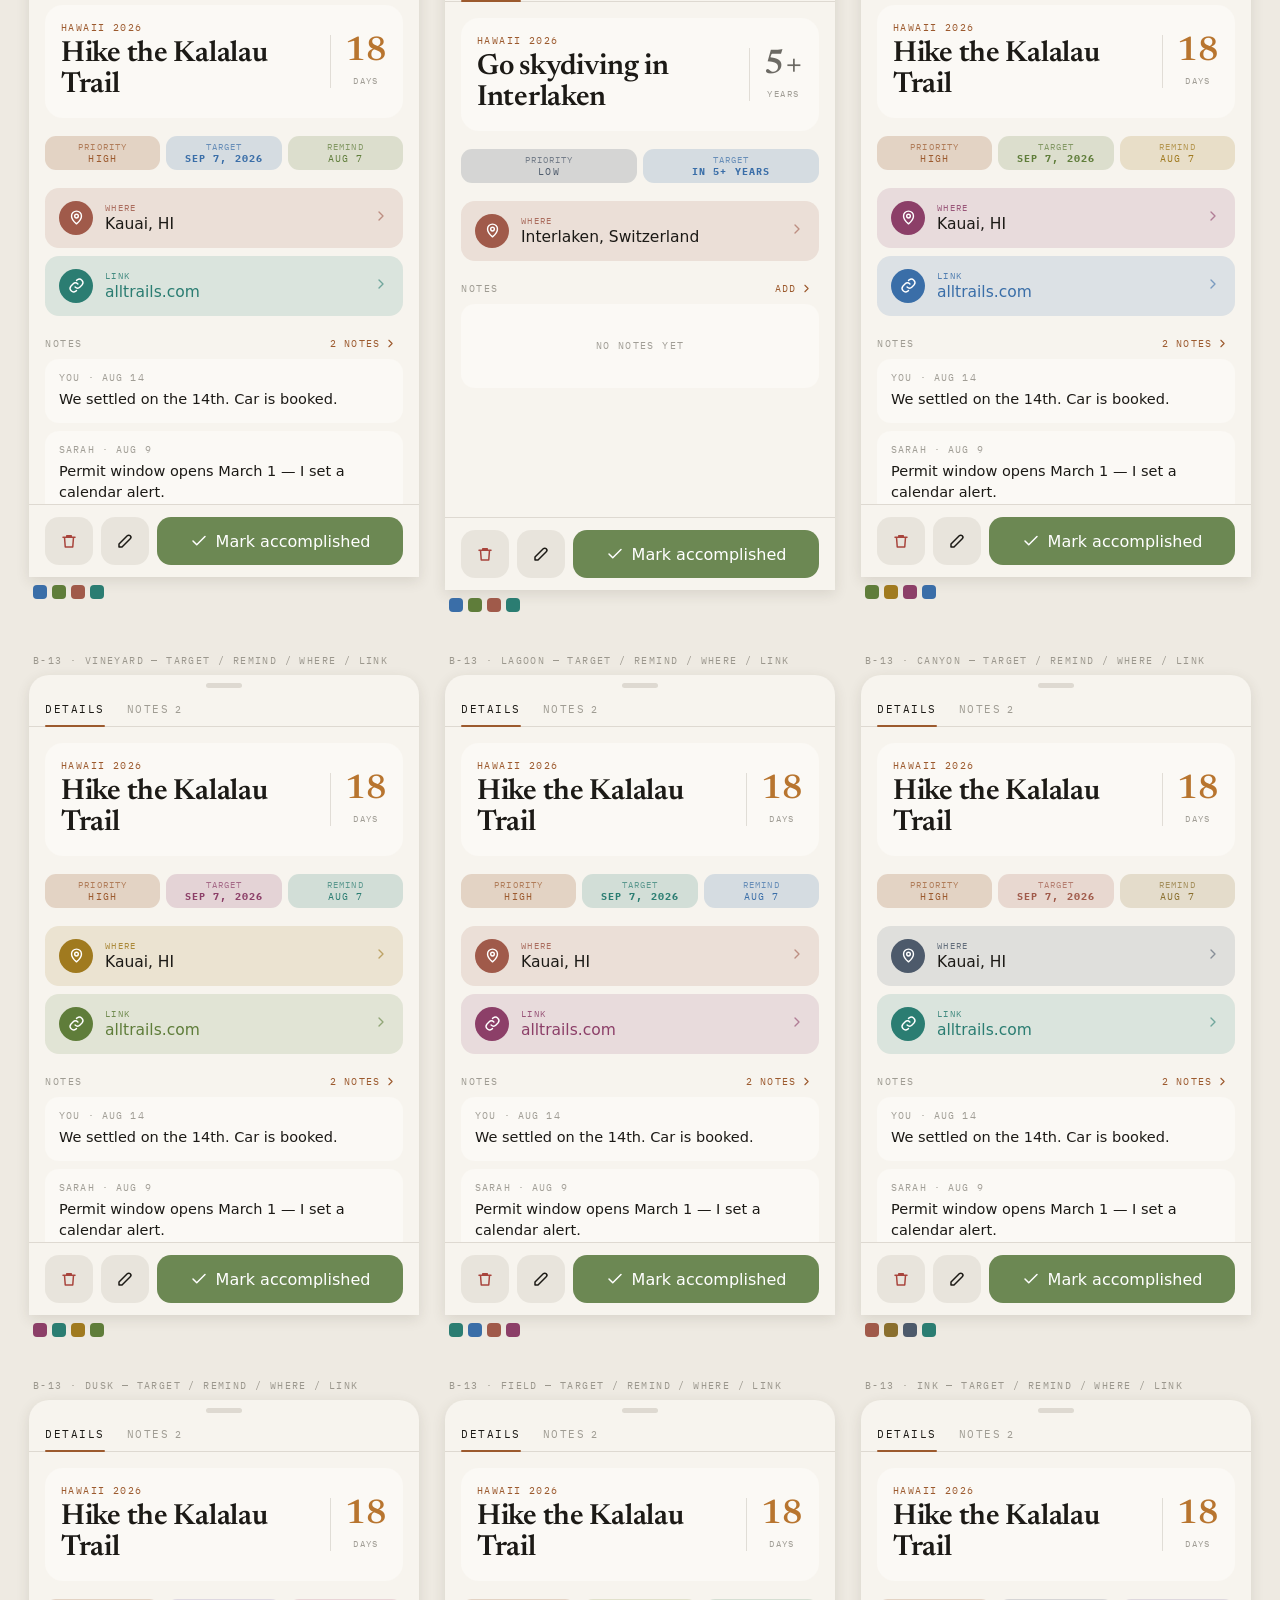
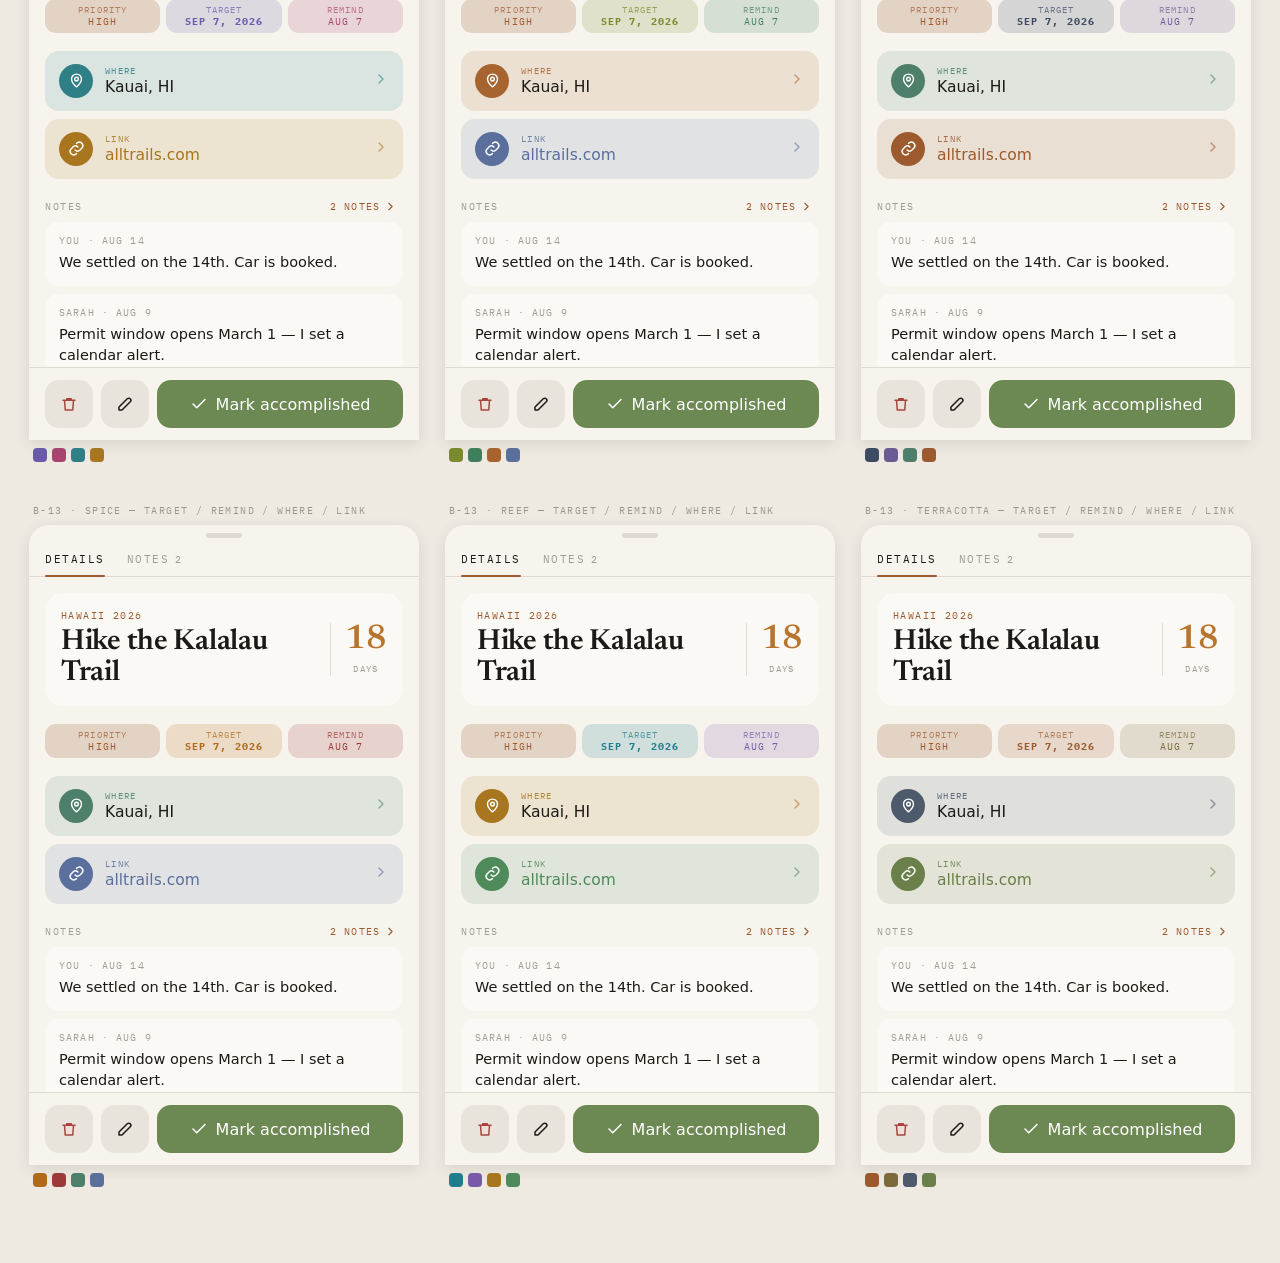
<file: pending-modal-lab.html>
<!doctype html><html><head><meta charset="utf-8"><meta name="viewport" content="width=device-width,initial-scale=1">
<title>Pending Activity Modal — Lab</title>
<link rel="preconnect" href="https://fonts.googleapis.com"><link rel="preconnect" href="https://fonts.gstatic.com" crossorigin>
<link href="https://fonts.googleapis.com/css2?family=IBM+Plex+Mono:wght@400;500&family=Newsreader:opsz,wght@6..72,400;6..72,600&display=swap" rel="stylesheet">
<style>
:root{
 --serif:'Newsreader',ui-serif,Georgia,serif;
 --sans:-apple-system,BlinkMacSystemFont,'SF Pro Text',system-ui,sans-serif;
 --mono:'IBM Plex Mono',ui-monospace,Menlo,monospace;
 --bg:#eeeae2;--sheet-bg:#f7f4ee;--elev:#fbf9f5;--fill-3:rgba(122,112,92,.12);
 --label:#1c1a16;--label-2:rgba(58,55,48,.74);--label-3:rgba(78,74,64,.52);
 --sep:rgba(120,110,92,.20);--tint:#9c5a2e;--tint-soft:rgba(156,90,46,.13);
 --green:#6c8853;--green-soft:rgba(108,136,83,.20);--red:#a8443c;
 --pri-high:#9c5a2e;--violet:#8a72b5;--slate:#4d5a6b;--orange:#b8752f;
 --shadow-md:0 4px 14px rgba(60,50,35,.12);
}
*{box-sizing:border-box}
body{margin:0;background:var(--bg);font-family:var(--sans);color:var(--label);padding:28px 16px 60px}
h1{font-family:var(--mono);font-size:11px;letter-spacing:.16em;text-transform:uppercase;color:var(--tint);text-align:center}
.lab{display:flex;flex-wrap:wrap;gap:26px;justify-content:center;align-items:flex-start}
.col{width:390px}
.opt-label{font-family:var(--mono);font-size:10px;letter-spacing:.14em;text-transform:uppercase;color:var(--label-3);margin:0 0 8px 4px}
.opt-note{font-size:12px;color:var(--label-3);margin:8px 4px 0;line-height:1.45}
.sheet{background:var(--sheet-bg);border-radius:20px 20px 0 0;box-shadow:var(--shadow-md);overflow:hidden;height:640px;display:flex;flex-direction:column}
.grab{width:36px;height:5px;border-radius:3px;background:var(--sep);margin:8px auto 0;flex:none}
.sbody{flex:1;overflow-y:auto}
button{font-family:inherit}
svg{fill:none;stroke:currentColor;stroke-width:2;stroke-linecap:round;stroke-linejoin:round}

/* ── tab bar: the one fixed element ── */
.tabs{display:flex;gap:22px;padding:14px 16px 0;flex:none;border-bottom:1px solid var(--sep)}
.tabs button{border:0;background:none;padding:0 0 10px;cursor:pointer;position:relative;
 font-family:var(--mono);font-size:11px;letter-spacing:.14em;text-transform:uppercase;color:var(--label-3)}
.tabs button.on{color:var(--label)}
.tabs button.on::after{content:'';position:absolute;left:0;right:0;bottom:-1px;height:2px;background:var(--tint);border-radius:2px}
.tabs .n{margin-left:6px;color:var(--label-3);font-size:10px}

/* ── title (unchanged) ── */
.title{font-family:var(--serif);font-size:29px;font-weight:600;line-height:1.06;letter-spacing:-.01em}

.pad{padding:0 16px}
.eyebrow{font-family:var(--mono);font-size:10px;letter-spacing:.14em;text-transform:uppercase;color:var(--tint);margin:0}
.muted{color:var(--label-3)}

/* ── A: countdown hero ── */
.hero-a{margin:0 16px;padding:18px 0 20px;text-align:center;border-bottom:1px solid var(--sep)}
.hero-a .big{font-family:var(--serif);font-size:52px;font-weight:600;line-height:1;color:var(--orange)}
.hero-a .unit{font-family:var(--mono);font-size:10px;letter-spacing:.18em;text-transform:uppercase;color:var(--label-3);margin-top:6px}
.hero-a .when{font-size:14px;color:var(--label-2);margin-top:10px}
.kv{margin:0 16px}
.kv .r{display:flex;align-items:center;gap:12px;padding:13px 0;border-bottom:1px solid var(--sep)}
.kv .r:last-child{border-bottom:0}
.kv .r svg{width:17px;height:17px;flex:none;stroke:var(--label-3)}
.kv .k{font-family:var(--mono);font-size:10px;letter-spacing:.13em;text-transform:uppercase;color:var(--label-3);flex:none}
.kv .v{margin-left:auto;font-size:15px;color:var(--label);text-align:right;white-space:nowrap;overflow:hidden;text-overflow:ellipsis;max-width:60%}
.kv .v.link{color:var(--tint)}

/* ── pills / dots ── */
.dot{width:8px;height:8px;border-radius:50%;flex:none}
.pill{display:inline-flex;align-items:center;gap:6px;height:26px;padding:0 10px;border-radius:13px;
 font-family:var(--mono);font-size:10px;letter-spacing:.11em;text-transform:uppercase}
.p-high{background:rgba(156,90,46,.22);color:var(--pri-high)}
.p-due{background:rgba(184,117,47,.22);color:var(--orange)}
.p-list{background:var(--fill-3);color:var(--label-2)}

/* ── buttons ── */
.btn{height:48px;border:0;border-radius:14px;display:flex;align-items:center;justify-content:center;gap:8px;
 font-size:16px;cursor:pointer;width:100%}
.btn svg{width:18px;height:18px}
.b-green{background:var(--green);color:#fff}
.b-gray{background:var(--fill-3);color:var(--label)}
.b-ghost{background:none;color:var(--label-2);border:1px solid var(--sep)}
.b-red{background:none;color:var(--red)}
.stack{display:flex;flex-direction:column;gap:8px;margin:22px 16px 26px}
.row2{display:flex;gap:8px}
.dock{flex:none;padding:12px 16px;border-top:1px solid var(--sep);background:var(--sheet-bg);display:flex;gap:8px;align-items:center}
.disc{width:48px;height:48px;flex:none;border:0;border-radius:14px;background:var(--fill-3);color:var(--label);
 display:flex;align-items:center;justify-content:center;cursor:pointer}
.disc svg{width:18px;height:18px}
.disc.red{color:var(--red)}

/* ── B: editorial ── */
.head-b{padding:20px 16px 0;position:relative}
.head-b .rail{position:absolute;left:0;top:22px;bottom:6px;width:3px;border-radius:2px;background:var(--pri-high)}
.head-b .line{display:flex;align-items:center;gap:8px;margin:12px 0 0;font-size:14px;color:var(--label-2)}
.head-b .line svg{width:15px;height:15px;stroke:var(--label-3)}
.sec{margin:24px 16px 0}
.sec-h{display:flex;align-items:baseline;justify-content:space-between;margin:0 0 8px}
.sec-b{font-size:15px;line-height:1.5;color:var(--label-2)}
.linkrow{display:flex;align-items:center;gap:9px;padding:12px 14px;background:var(--elev);border-radius:12px;
 font-size:14.5px;color:var(--tint);margin-top:8px}
.linkrow svg{width:16px;height:16px;flex:none}

/* ── C: tiles ── */
.tiles{display:grid;grid-template-columns:1fr 1fr;gap:8px;margin:16px 16px 0}
.tile{background:var(--elev);border-radius:14px;padding:13px 14px;min-height:78px;display:flex;flex-direction:column;justify-content:space-between}
.tile.wide{grid-column:1/-1;min-height:0;flex-direction:row;align-items:center;gap:10px}
.tile .k{font-family:var(--mono);font-size:9.5px;letter-spacing:.14em;text-transform:uppercase;color:var(--label-3)}
.tile .v{font-size:16px;color:var(--label);margin-top:8px;white-space:nowrap;overflow:hidden;text-overflow:ellipsis}
.tile.wide .v{margin:0;margin-left:auto;color:var(--tint);font-size:14.5px}
.tile .v.warm{color:var(--orange)}
.tile .v.pri{color:var(--pri-high)}

/* ── D: big check ── */
.doit{display:flex;align-items:center;gap:14px;margin:16px 16px 0;padding:16px;border-radius:16px;
 background:var(--green-soft);border:0;width:calc(100% - 32px);cursor:pointer;text-align:left}
.doit .ring{width:42px;height:42px;flex:none;border-radius:50%;border:2px solid var(--green);color:var(--green);
 display:flex;align-items:center;justify-content:center}
.doit .ring svg{width:20px;height:20px}
.doit .t{font-size:16.5px;color:var(--green);font-weight:500}
.doit .s{font-family:var(--mono);font-size:9.5px;letter-spacing:.13em;text-transform:uppercase;color:var(--label-3);margin-top:3px}
.inline{display:flex;flex-wrap:wrap;gap:8px;margin:16px 16px 0}

/* ── F: single card ── */
.card{margin:16px;background:var(--elev);border-radius:18px;overflow:hidden}
.card .top{padding:18px 16px 16px}
.card .kv{margin:0 16px}
.card .foot{display:flex;border-top:1px solid var(--sep);margin-top:6px}
.card .foot button{flex:1;height:52px;border:0;background:none;cursor:pointer;display:flex;align-items:center;
 justify-content:center;gap:7px;font-family:var(--mono);font-size:10px;letter-spacing:.12em;text-transform:uppercase;color:var(--label-2)}
.card .foot button+button{border-left:1px solid var(--sep)}
.card .foot svg{width:16px;height:16px}
.card .foot .go{color:var(--green)}
.card .foot .del{color:var(--red)}

/* ── A-2: list chip ── */
.listchip{display:inline-flex;align-items:center;gap:7px;margin-top:12px;height:30px;padding:0 8px 0 11px;border:0;
 border-radius:15px;background:var(--tint-soft);color:var(--tint);cursor:pointer;
 font-family:var(--mono);font-size:10.5px;letter-spacing:.12em;text-transform:uppercase;max-width:100%}
.listchip svg{width:14px;height:14px;flex:none}
.listchip span{overflow:hidden;text-overflow:ellipsis;white-space:nowrap}
.listchip svg:last-child{opacity:.6;width:13px;height:13px}

/* ── B: plate + groups ── */
.plate{display:flex;align-items:center;gap:14px;margin:16px;padding:16px;border-radius:18px;background:var(--elev)}
.cdown{flex:none;text-align:center;padding-left:14px;border-left:1px solid var(--sep)}
.cdown b{display:block;font-family:var(--serif);font-size:34px;font-weight:600;line-height:1;color:var(--orange)}
.cdown em{display:block;margin-top:5px;font-family:var(--mono);font-size:9px;letter-spacing:.1em;text-transform:uppercase;color:var(--label-2);font-style:normal}
.plate.bleed{margin:0;border-radius:0;background:var(--elev);border-bottom:1px solid var(--sep);padding:18px 16px}
.cdown span{font-family:var(--mono);font-size:9px;letter-spacing:.16em;text-transform:uppercase;color:var(--label-3)}
.cdown.open b{color:var(--label-2)}
.p-open{background:var(--fill-3);color:var(--label-2)}
.p-low{background:rgba(77,90,107,.20);color:var(--slate)}
.grp{margin-top:20px}
.grp-h{font-family:var(--mono);font-size:9.5px;letter-spacing:.16em;text-transform:uppercase;color:var(--label-3);margin:0 16px 2px}

/* ── C: timeline ── */
.tl{margin:20px 16px 0;position:relative;padding-left:6px}
.tl-i{display:flex;gap:14px;padding-bottom:22px;position:relative}
.tl-i:last-child{padding-bottom:0}
.tl-i::before{content:'';position:absolute;left:12px;top:26px;bottom:0;width:2px;background:var(--sep)}
.tl-i:last-child::before{display:none}
.tl-i .n{width:26px;height:26px;flex:none;border-radius:50%;display:flex;align-items:center;justify-content:center;
 background:var(--fill-3);color:var(--label-3);z-index:1}
.tl-i .n svg{width:14px;height:14px}
.tl-i.next .n{background:var(--tint-soft);color:var(--tint)}
.tl-i.end .n{background:rgba(184,117,47,.22);color:var(--orange)}
.tl-i .d{font-family:var(--mono);font-size:9.5px;letter-spacing:.14em;text-transform:uppercase;color:var(--label-3);margin:5px 0 3px}
.tl-i .l{font-size:15px;color:var(--label);margin:0}
.tl-i.end .l b{color:var(--orange)}
.strip{margin:22px 16px 0;background:var(--elev);border-radius:14px;padding:4px 14px}
.s-i{display:flex;align-items:center;gap:10px;padding:11px 0;border-bottom:1px solid var(--sep);font-size:14.5px;color:var(--label-2)}
.s-i:last-child{border-bottom:0}
.s-i svg{width:16px;height:16px;flex:none;stroke:var(--label-3)}

/* ── D: cover band ── */
.band{background:linear-gradient(140deg,#9c5a2e,#6d3a1c);padding:20px 16px 18px;color:#fff}
.band .be{display:flex;align-items:center;gap:7px;font-family:var(--mono);font-size:10px;letter-spacing:.14em;
 text-transform:uppercase;color:rgba(255,255,255,.75);margin:0}
.band .be svg{width:14px;height:14px}
.bmeta{display:flex;align-items:center;gap:9px;margin-top:12px;font-family:var(--mono);font-size:10px;
 letter-spacing:.11em;text-transform:uppercase;color:rgba(255,255,255,.82)}
.bmeta i{width:3px;height:3px;border-radius:50%;background:rgba(255,255,255,.5)}


/* ── B-6: quiet — chips for the plan, bare lines for reference ── */
.chips{display:flex;flex-wrap:wrap;gap:7px;margin:18px 16px 0}
.chips .pill{height:28px;padding:0 11px;font-size:10px}
.p-plain{background:var(--fill-3);color:var(--label-2)}
.p-plain b{font-weight:500;color:var(--label)}
.refs{margin:20px 16px 0}
.refs .r2{display:flex;align-items:center;gap:11px;padding:11px 0;font-size:15px;color:var(--label-2)}
.refs .r2+.r2{border-top:1px solid var(--sep)}
.refs .r2 svg{width:16px;height:16px;flex:none;stroke:var(--label-3)}
.refs .r2 .t{overflow:hidden;text-overflow:ellipsis;white-space:nowrap}
.refs .r2.link .t{color:var(--tint)}
.quiet-note{margin:20px 16px 0;padding-top:16px;border-top:1px solid var(--sep)}
.quiet-note .m{font-family:var(--mono);font-size:9.5px;letter-spacing:.12em;text-transform:uppercase;color:var(--label-3);margin:0 0 5px}
.quiet-note .t{font-size:14.5px;line-height:1.5;color:var(--label-2);margin:0}


.refs .r2 .k2{font-family:var(--mono);font-size:10px;letter-spacing:.13em;text-transform:uppercase;color:var(--label-3);flex:none}
.refs .r2 .t.right{margin-left:auto;text-align:right}


/* ── B-8: full-width plan chips ── */
.chips.fill{gap:6px}
.chips.fill .pill{flex:1;min-width:0;justify-content:center;height:34px;border-radius:11px;padding:0 8px;
 flex-direction:column;gap:2px;line-height:1.1}
.chips.fill .pill small{font-size:8.5px;letter-spacing:.13em;opacity:.7}


/* ── B-9: place card + empty notes + notes tab ── */
.place{display:flex;align-items:center;gap:12px;margin:18px 16px 0;padding:13px 14px;border-radius:14px;
 background:var(--tint-soft)}
.place .disc2{width:34px;height:34px;flex:none;border-radius:50%;background:var(--tint);color:#fff;
 display:flex;align-items:center;justify-content:center}
.place .disc2 svg{width:17px;height:17px}
.place .k2{display:block;font-family:var(--mono);font-size:9px;letter-spacing:.14em;text-transform:uppercase;color:var(--tint);opacity:.75}
.place .pv{font-size:15.5px;color:var(--label);margin-top:2px;overflow:hidden;text-overflow:ellipsis;white-space:nowrap}
.place .chev{margin-left:auto;color:var(--tint);opacity:.6}
.place .chev svg{width:16px;height:16px}
.note.empty{display:flex;align-items:center;justify-content:center;min-height:84px}
.note.empty p{margin:0;font-family:var(--mono);font-size:10px;letter-spacing:.14em;text-transform:uppercase;color:var(--label-3)}
.nfield{margin:14px 16px 0;display:flex;gap:8px;align-items:center}
.nfield .box{flex:1;height:44px;border-radius:12px;background:var(--elev);border:1px solid var(--sep);
 display:flex;align-items:center;padding:0 13px;font-size:15px;color:var(--label-3)}
.nfield .send{width:44px;height:44px;border:0;border-radius:12px;background:var(--tint);color:#fff;
 display:flex;align-items:center;justify-content:center}
.nfield .send svg{width:18px;height:18px}


/* ── link card + docked note composer ── */
.place.linkcard{background:var(--fill-3)}
.place.linkcard .disc2{background:var(--label-2)}
.place.linkcard .k2{color:var(--label-3);opacity:1}
.place.linkcard .pv{color:var(--tint)}
.place.linkcard .chev{color:var(--label-3)}
.dock.notes{padding:10px 16px}
.dock.notes .box{flex:1;height:44px;border-radius:12px;background:var(--elev);border:1px solid var(--sep);
 display:flex;align-items:center;padding:0 13px;font-size:15px;color:var(--label-3)}
.dock.notes .send{width:44px;height:44px;flex:none;border:0;border-radius:12px;background:var(--tint);color:#fff;
 display:flex;align-items:center;justify-content:center}
.dock.notes .send svg{width:18px;height:18px}


/* ── notes as a section that pushes a page ── */
.nsec{margin:20px 16px 0}
.nsec-h{display:flex;align-items:center;justify-content:space-between;margin:0 0 8px}
.nsec-h .h{font-family:var(--mono);font-size:9.5px;letter-spacing:.16em;text-transform:uppercase;color:var(--label-3);margin:0}
.nsec-h .more{display:flex;align-items:center;gap:4px;font-family:var(--mono);font-size:9.5px;letter-spacing:.12em;
 text-transform:uppercase;color:var(--tint);border:0;background:none;cursor:pointer}
.nsec-h .more svg{width:13px;height:13px}
.nsec .note{margin:0;cursor:pointer}
.nsec .note+.note{margin-top:8px}
.navwrap{position:relative;flex:none}
.navbar{display:flex;align-items:center;padding:14px 16px;border-bottom:1px solid var(--sep)}
.navbar .back{border:0;background:none;padding:0;color:var(--tint);display:flex;align-items:center;gap:3px;cursor:pointer;font-size:15px}
.navbar .back svg{width:18px;height:18px;transform:rotate(180deg)}
.navbar .nt{font-family:var(--mono);font-size:11px;letter-spacing:.14em;text-transform:uppercase;color:var(--label);
 position:absolute;left:0;right:0;text-align:center;pointer-events:none}
.nrow{display:flex;gap:10px;margin:14px 16px 0}
.av{width:32px;height:32px;flex:none;border-radius:50%;display:flex;align-items:center;justify-content:center;
 font-family:var(--mono);font-size:11px;color:#fff;background:var(--slate)}
.av.you{background:var(--tint)}
.nrow .note{margin:0;flex:1;min-width:0}

/* ── notes tab preview ── */
.note{margin:14px 16px 0;background:var(--elev);border-radius:14px;padding:12px 14px}
.note .m{font-family:var(--mono);font-size:9.5px;letter-spacing:.12em;text-transform:uppercase;color:var(--label-3);margin:0 0 5px}
.note .t{font-size:14.5px;line-height:1.5;margin:0}

/* ── B-12: separated data colours ── */
:root{--teal:#2b7d72;--blue:#3a6ea8;--plum:#8c3f68;--gold:#a07a1f;--moss:#5f7d3a;--clay:#a05a4a;}
.p-target{background:rgba(160,122,31,.20);color:var(--gold)}
.p-remind{background:rgba(140,63,104,.18);color:var(--plum)}
.place.where2{background:rgba(43,125,114,.14)}
.place.where2 .disc2{background:var(--teal)}
.place.where2 .k2{color:var(--teal)}
.place.where2 .pv{color:var(--label)}
.place.where2 .chev{color:var(--teal)}
.place.link2{background:rgba(58,110,168,.14)}
.place.link2 .disc2{background:var(--blue)}
.place.link2 .k2{color:var(--blue);opacity:.85}
.place.link2 .pv{color:var(--blue)}
.place.link2 .chev{color:var(--blue)}
/* alt palette */
.p-target-b{background:rgba(58,110,168,.18);color:var(--blue)}
.p-remind-b{background:rgba(95,125,58,.20);color:var(--moss)}
.place.where3{background:rgba(140,63,104,.13)}
.place.where3 .disc2{background:var(--plum)}
.place.where3 .k2{color:var(--plum)}
.place.where3 .pv{color:var(--label)}
.place.where3 .chev{color:var(--plum)}
.place.link3{background:rgba(43,125,114,.14)}
.place.link3 .disc2{background:var(--teal)}
.place.link3 .k2{color:var(--teal);opacity:.85}
.place.link3 .pv{color:var(--teal)}
.place.link3 .chev{color:var(--teal)}
.av.sm{width:24px;height:24px;font-size:9.5px}

/* ── B-13: one generic palette system, driven by four vars ── */
.pal .p-t{background:color-mix(in srgb,var(--c-target) 18%,transparent);color:var(--c-target)}
.pal .p-r{background:color-mix(in srgb,var(--c-remind) 18%,transparent);color:var(--c-remind)}
.pal .place.w{background:color-mix(in srgb,var(--c-where) 14%,transparent)}
.pal .place.w .disc2{background:var(--c-where)}
.pal .place.w .k2{color:var(--c-where);opacity:.85}
.pal .place.w .pv{color:var(--label)}
.pal .place.w .chev{color:var(--c-where)}
.pal .place.l{background:color-mix(in srgb,var(--c-link) 14%,transparent)}
.pal .place.l .disc2{background:var(--c-link)}
.pal .place.l .k2{color:var(--c-link);opacity:.85}
.pal .place.l .pv{color:var(--c-link)}
.pal .place.l .chev{color:var(--c-link)}
.swatches{display:flex;gap:5px;margin:8px 4px 0}
.swatches i{width:14px;height:14px;border-radius:4px;display:block}
</style></head><body>
<h1>Pending Activity — Layout Lab</h1>
<div class="lab" id="lab"></div>
<script>
const NAME='Hike the Kalalau Trail', NAME2='Go skydiving in Interlaken', LOC='Kauai, HI', LINK='alltrails.com/kalalau-trail', LIST='Hawaii 2026';
const I={
 pin:'<svg viewBox="0 0 24 24"><path d="M12 21s7-5.5 7-11a7 7 0 1 0-14 0c0 5.5 7 11 7 11Z"/><circle cx="12" cy="10" r="2.6"/></svg>',
 cal:'<svg viewBox="0 0 24 24"><rect x="3" y="5" width="18" height="16" rx="3"/><path d="M3 10h18M8 3v4M16 3v4"/></svg>',
 flag:'<svg viewBox="0 0 24 24"><path d="M5 21V4M5 4h11l-2 4 2 4H5"/></svg>',
 bell:'<svg viewBox="0 0 24 24"><path d="M18 16V11a6 6 0 1 0-12 0v5l-2 3h16l-2-3Z"/><path d="M10 21h4"/></svg>',
 stack:'<svg viewBox="0 0 24 24"><rect x="3" y="4" width="18" height="12" rx="2"/><path d="M6 19h12"/></svg>',
 link:'<svg viewBox="0 0 24 24"><path d="M10 14a5 5 0 0 0 7 0l3-3a5 5 0 0 0-7-7l-1 1"/><path d="M14 10a5 5 0 0 0-7 0l-3 3a5 5 0 0 0 7 7l1-1"/></svg>',
 check:'<svg viewBox="0 0 24 24"><path d="M4 12l5 5L20 6"/></svg>',
 pencil:'<svg viewBox="0 0 24 24"><path d="M4 20h4L19 9a2.8 2.8 0 0 0-4-4L4 16v4Z"/></svg>',
 trash:'<svg viewBox="0 0 24 24"><path d="M4 7h16M9 7V5h6v2M6 7l1 13h10l1-13"/></svg>',
 chev:'<svg viewBox="0 0 24 24"><path d="M9 6l6 6-6 6"/></svg>'
};
const TABS2=`<div class="tabs"><button>Details</button><button class="on">Notes<span class="n">2</span></button></div>`;
const TABS=`<div class="tabs"><button class="on">Details</button><button>Notes<span class="n">2</span></button></div>`;
const R=(ic,k,v,c='')=>`<div class="r">${ic}<span class="k">${k}</span><span class="v ${c}">${v}</span></div>`;

const HEAD=`<div class="plate">
   <div style="flex:1;min-width:0"><p class="eyebrow">${LIST}</p>
    <div class="title" style="margin-top:6px">${NAME}</div></div>
   <div class="cdown"><b>18</b><span>days</span></div></div>`;
const GRPS=`<div class="grp"><p class="grp-h">Plan</p><div class="kv">
   ${R(I.cal,'Target','Sep 7, 2026')}
   ${R(I.flag,'Priority','<span class="pill p-high">High</span>')}
   ${R(I.bell,'Remind','Aug 7')}
  </div></div>
  <div class="grp"><p class="grp-h">Reference</p><div class="kv">
   ${R(I.pin,'Where',LOC)}
   ${R(I.link,'Link','alltrails.com','link')}
  </div></div>`;

const DOCK=`<div class="dock"><button class="disc red">${I.trash}</button>
   <button class="disc">${I.pencil}</button>
   <button class="btn b-green">${I.check}Mark accomplished</button></div>`;
const NOTE=`<div class="grp"><p class="grp-h">Latest note</p>
   <div class="note" style="margin:0 16px"><p class="m">You &middot; Aug 14</p><p class="t">We settled on the 14th. Car is booked.</p></div></div>`;

const V=[

['B-12','Palette A — gold / plum / teal / blue',
 'No tabs. Each data container gets its own hue: target gold, remind plum, place teal, link blue. Priority is unchanged.',
 `<div class="plate">
   <div style="flex:1;min-width:0"><p class="eyebrow">${LIST}</p>
    <div class="title" style="margin-top:6px">${NAME}</div></div>
   <div class="cdown"><b>18</b><span>days</span></div></div>
  <div class="chips fill">
   <span class="pill p-high"><small>Priority</small>High</span>
   <span class="pill p-target"><small>Target</small><b>Sep 7, 2026</b></span>
   <span class="pill p-remind"><small>Remind</small>Aug 7</span>
  </div>
  <div class="place where2"><span class="disc2">${I.pin}</span>
   <div style="min-width:0"><span class="k2">Where</span><div class="pv">${LOC}</div></div>
   <span class="chev">${I.chev}</span></div>
  <div class="place link2" style="margin-top:8px"><span class="disc2">${I.link}</span>
   <div style="min-width:0"><span class="k2">Link</span><div class="pv">alltrails.com</div></div>
   <span class="chev">${I.chev}</span></div>
  <div class="nsec"><div class="nsec-h"><p class="h">Notes</p>
    <button class="more">2 notes ${I.chev}</button></div>
   <div class="note"><p class="m">You &middot; Aug 14</p><p class="t">We settled on the 14th. Car is booked.</p></div>
   <div class="note"><p class="m">Sarah &middot; Aug 9</p><p class="t">Permit window opens March 1 — I set a calendar alert.</p></div>
  </div>`, DOCK, ''],

['B-12 · Palette B','Blue / moss / plum / teal',
 'Same layout, a cooler second set: target blue, remind moss, place plum, link teal.',
 `<div class="plate">
   <div style="flex:1;min-width:0"><p class="eyebrow">${LIST}</p>
    <div class="title" style="margin-top:6px">${NAME}</div></div>
   <div class="cdown"><b>18</b><span>days</span></div></div>
  <div class="chips fill">
   <span class="pill p-high"><small>Priority</small>High</span>
   <span class="pill p-target-b"><small>Target</small><b>Sep 7, 2026</b></span>
   <span class="pill p-remind-b"><small>Remind</small>Aug 7</span>
  </div>
  <div class="place where3"><span class="disc2">${I.pin}</span>
   <div style="min-width:0"><span class="k2">Where</span><div class="pv">${LOC}</div></div>
   <span class="chev">${I.chev}</span></div>
  <div class="place link3" style="margin-top:8px"><span class="disc2">${I.link}</span>
   <div style="min-width:0"><span class="k2">Link</span><div class="pv">alltrails.com</div></div>
   <span class="chev">${I.chev}</span></div>
  <div class="nsec"><div class="nsec-h"><p class="h">Notes</p>
    <button class="more">2 notes ${I.chev}</button></div>
   <div class="note"><p class="m">You &middot; Aug 14</p><p class="t">We settled on the 14th. Car is booked.</p></div>
   <div class="note"><p class="m">Sarah &middot; Aug 9</p><p class="t">Permit window opens March 1 — I set a calendar alert.</p></div>
  </div>`, DOCK, ''],

['B-12 · bare','No reminder, no link, no notes',
 'Palette A with the pieces that are absent simply gone.',
 `<div class="plate">
   <div style="flex:1;min-width:0"><p class="eyebrow">${LIST}</p>
    <div class="title" style="margin-top:6px">${NAME2}</div></div>
   <div class="cdown open"><b>5+</b><span>years</span></div></div>
  <div class="chips fill">
   <span class="pill p-low"><small>Priority</small>Low</span>
   <span class="pill p-target"><small>Target</small><b>In 5+ Years</b></span>
  </div>
  <div class="place where2"><span class="disc2">${I.pin}</span>
   <div style="min-width:0"><span class="k2">Where</span><div class="pv">Interlaken, Switzerland</div></div>
   <span class="chev">${I.chev}</span></div>
  <div class="nsec"><div class="nsec-h"><p class="h">Notes</p>
    <button class="more">Add ${I.chev}</button></div>
   <div class="note empty"><p>No notes yet</p></div>
  </div>`, DOCK, ''],

['B-12 · Notes page','Smaller author photos',
 'The avatars drop to 24px so the entries carry the row rather than the faces.',
 `<div class="nrow"><span class="av sm you">L</span>
   <div class="note"><p class="m">You &middot; Aug 14</p><p class="t">We settled on the 14th. Car is booked.</p></div></div>
  <div class="nrow"><span class="av sm" style="background:#8a72b5">S</span>
   <div class="note"><p class="m">Sarah &middot; Aug 9</p><p class="t">Permit window opens March 1 — I set a calendar alert.</p></div></div>
  <div class="nrow"><span class="av sm" style="background:#6c8853">M</span>
   <div class="note"><p class="m">Marcus &middot; Aug 2</p><p class="t">Camping permits are $35 a night, cash only at the ranger station.</p></div></div>`,
 `<div class="dock notes"><div class="box">Add a note…</div><button class="send">${I.chev}</button></div>`,
 `<div class="navwrap"><div class="navbar"><button class="back">${I.chev}Back</button><span class="nt">Notes</span></div></div>`]
];

/* ── B-13: many palettes, same layout ── */
const PALS=[
 ['Ember',      '#a8641f','#8c3f68','#2b7d72','#3a6ea8'],
 ['Harbour',    '#3a6ea8','#5f7d3a','#a05a4a','#2b7d72'],
 ['Orchard',    '#5f7d3a','#a07a1f','#8c3f68','#3a6ea8'],
 ['Vineyard',   '#8c3f68','#2b7d72','#a07a1f','#5f7d3a'],
 ['Lagoon',     '#2b7d72','#3a6ea8','#a05a4a','#8c3f68'],
 ['Canyon',     '#a05a4a','#8a6f2e','#4d5a6b','#2b7d72'],
 ['Dusk',       '#6a5aa8','#a8446f','#2f7f86','#a8761f'],
 ['Field',      '#7a8a2e','#3f7f5c','#a8642e','#5a6f9c'],
 ['Ink',        '#3d4a63','#6b5b95','#4d7f6a','#9c5a2e'],
 ['Spice',      '#b06a1a','#9c3a3a','#4d7f6a','#5a6f9c'],
 ['Reef',       '#1f7d8c','#7a5aa8','#a8761f','#4f8a5a'],
 ['Terracotta', '#9c5a2e','#7d6a3a','#4d5a6b','#6a7f4a']
];
const B13=(pn,cs,bare)=>`<div class="pal" style="--c-target:${cs[0]};--c-remind:${cs[1]};--c-where:${cs[2]};--c-link:${cs[3]}">
  <div class="plate">
   <div style="flex:1;min-width:0"><p class="eyebrow">${LIST}</p>
    <div class="title" style="margin-top:6px">${bare?NAME2:NAME}</div></div>
   <div class="cdown${bare?' open':''}"><b>${bare?'5+':'18'}</b><span>${bare?'years':'days'}</span></div></div>
  <div class="chips fill">
   <span class="pill ${bare?'p-low':'p-high'}"><small>Priority</small>${bare?'Low':'High'}</span>
   <span class="pill p-t"><small>Target</small><b>${bare?'In 5+ Years':'Sep 7, 2026'}</b></span>
   ${bare?'':'<span class="pill p-r"><small>Remind</small>Aug 7</span>'}
  </div>
  <div class="place w"><span class="disc2">${I.pin}</span>
   <div style="min-width:0"><span class="k2">Where</span><div class="pv">${bare?'Interlaken, Switzerland':LOC}</div></div>
   <span class="chev">${I.chev}</span></div>
  ${bare?'':`<div class="place l" style="margin-top:8px"><span class="disc2">${I.link}</span>
   <div style="min-width:0"><span class="k2">Link</span><div class="pv">alltrails.com</div></div>
   <span class="chev">${I.chev}</span></div>`}
  <div class="nsec"><div class="nsec-h"><p class="h">Notes</p>
    <button class="more">${bare?'Add':'2 notes'} ${I.chev}</button></div>
   ${bare?'<div class="note empty"><p>No notes yet</p></div>':`<div class="note"><p class="m">You &middot; Aug 14</p><p class="t">We settled on the 14th. Car is booked.</p></div>
   <div class="note"><p class="m">Sarah &middot; Aug 9</p><p class="t">Permit window opens March 1 &mdash; I set a calendar alert.</p></div>`}
  </div></div>`;
PALS.forEach(([pn,...cs],i)=>{
 const sw=`<div class="swatches">${cs.map(c=>`<i style="background:${c}"></i>`).join('')}</div>`;
 V.push([`B-13 &middot; ${pn}`,'Target / Remind / Where / Link',sw,B13(pn,cs,false),DOCK,'']);
 if(i<2) V.push([`B-13 &middot; ${pn} &middot; bare`,'No reminder, no link, no notes',sw,B13(pn,cs,true),DOCK,'']);
});

lab.innerHTML=V.map(([id,name,note,body,dock,tabs])=>`
<div class="col">
<p class="opt-label">${id} — ${name}</p>
<div class="sheet"><div class="grab"></div>${tabs||TABS}
 <div class="sbody">${body}</div>${dock||''}</div>
<p class="opt-note">${note}</p>
</div>`).join('');
</script></body></html>
</file>
